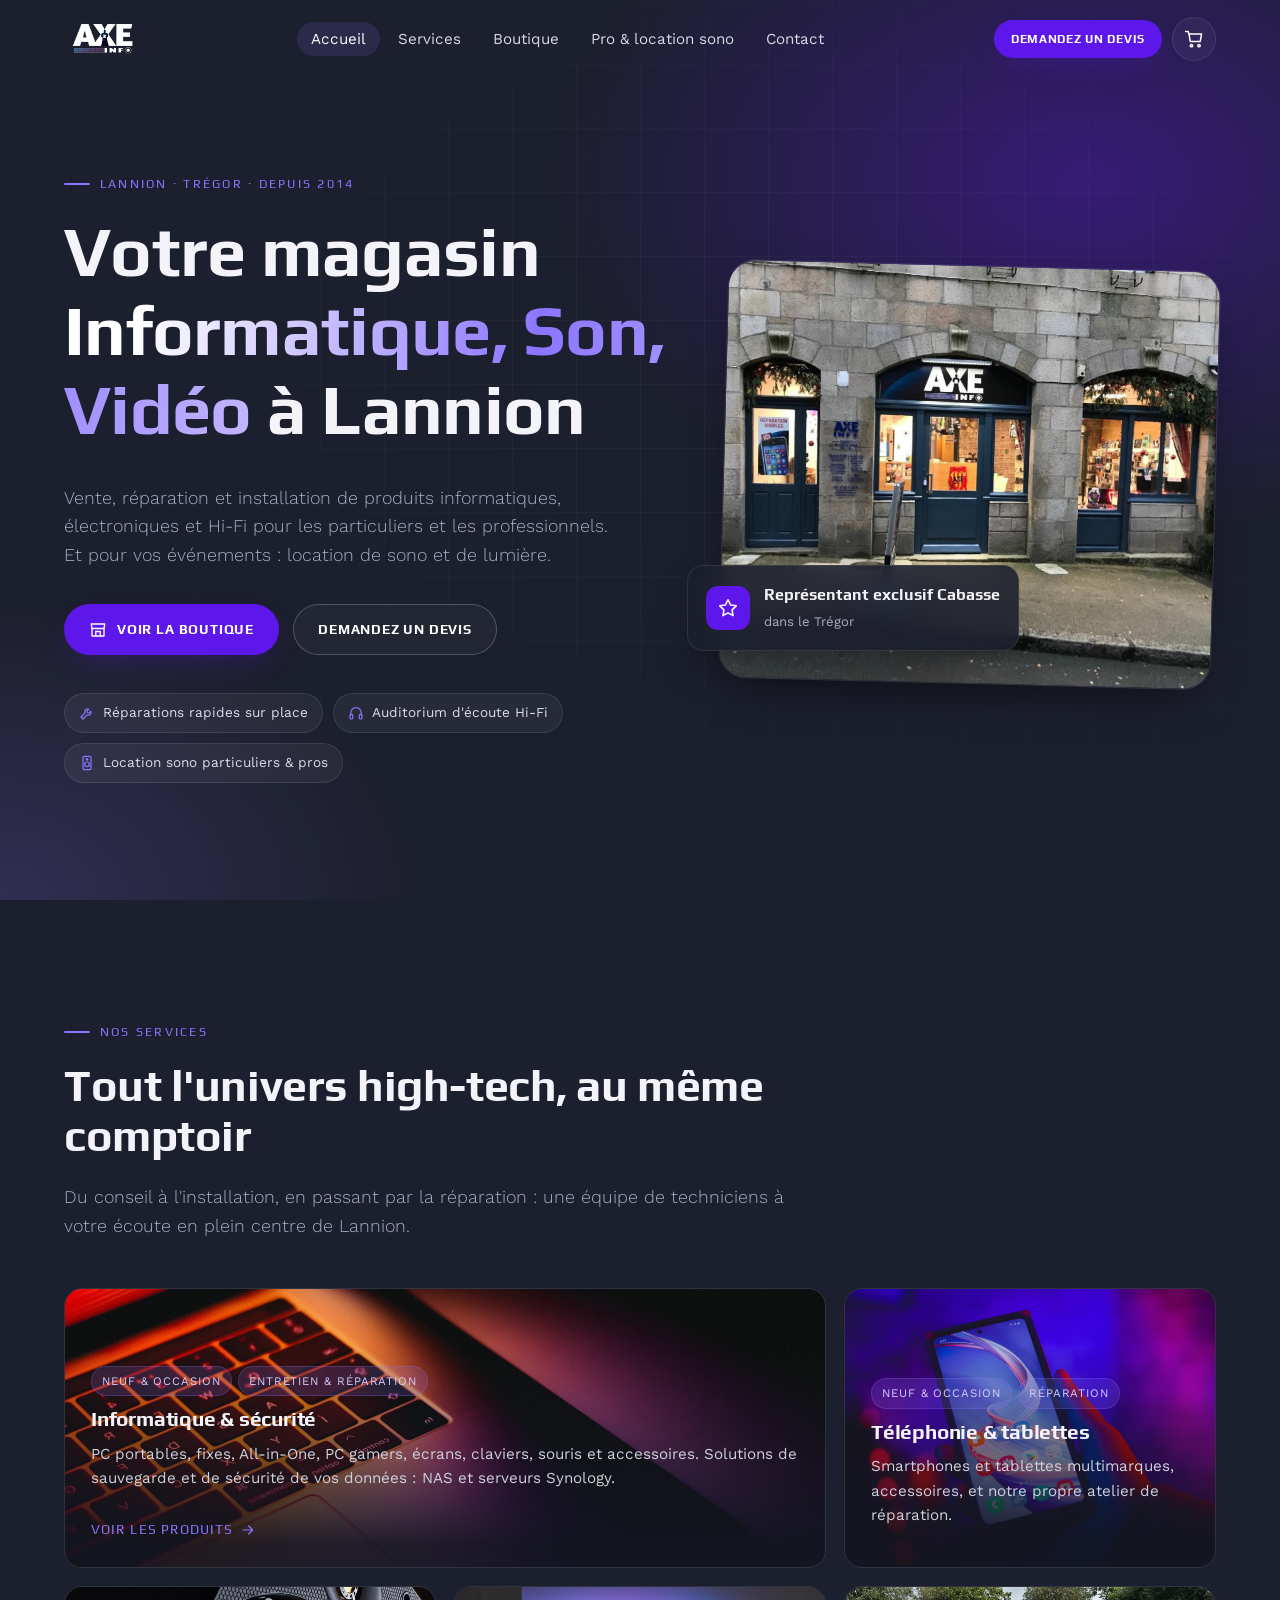
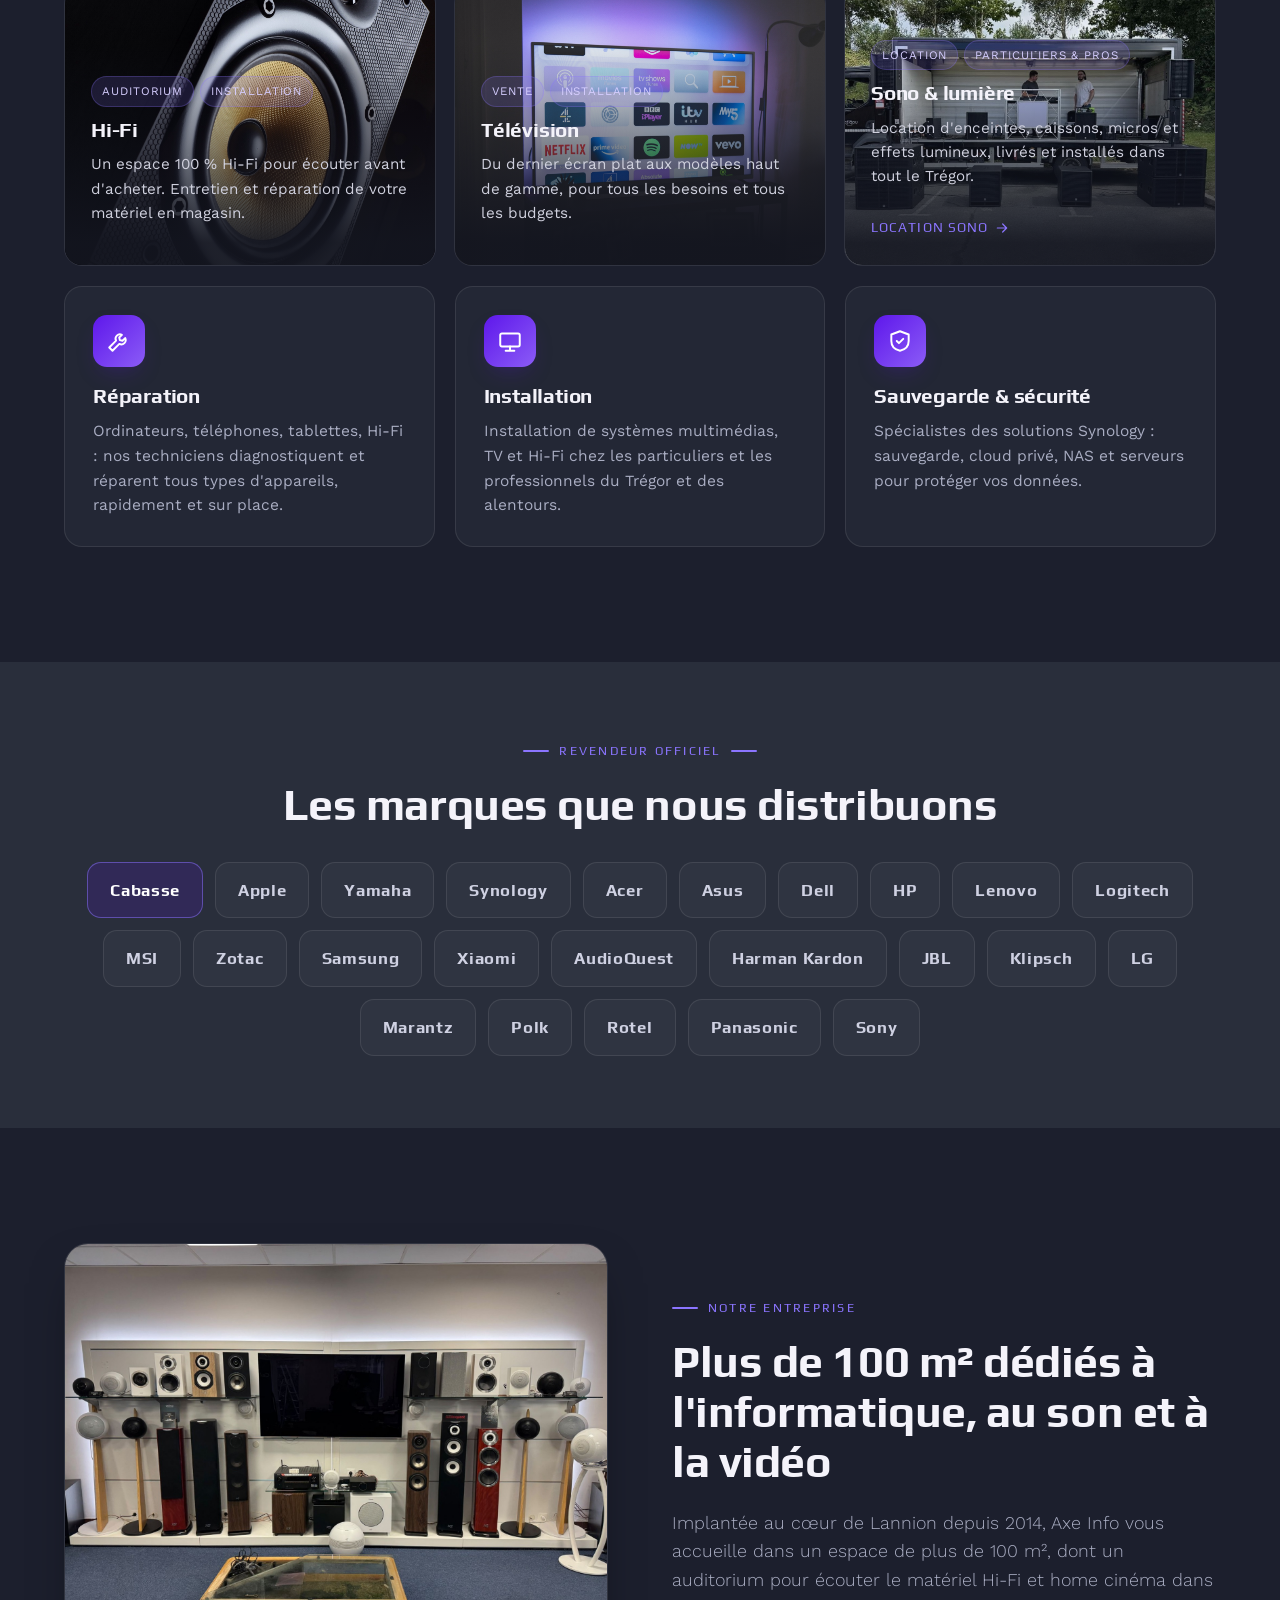
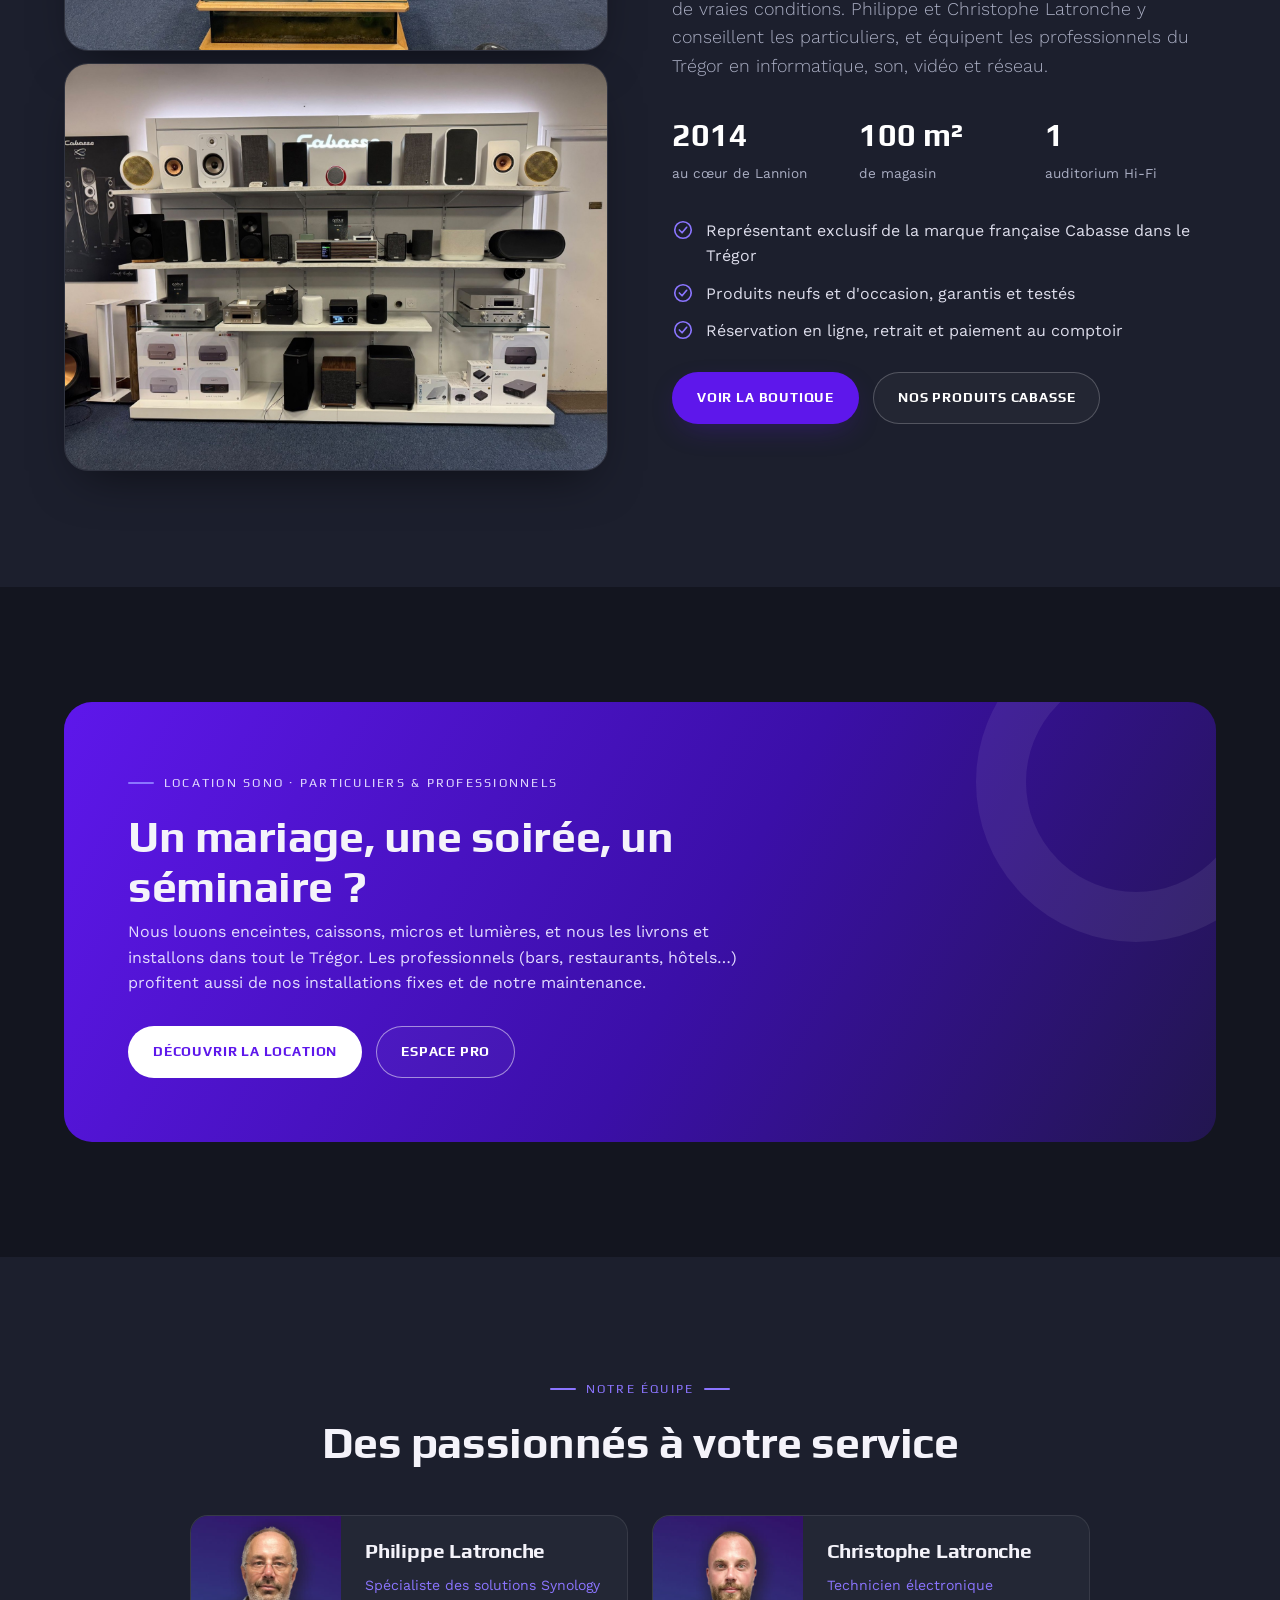
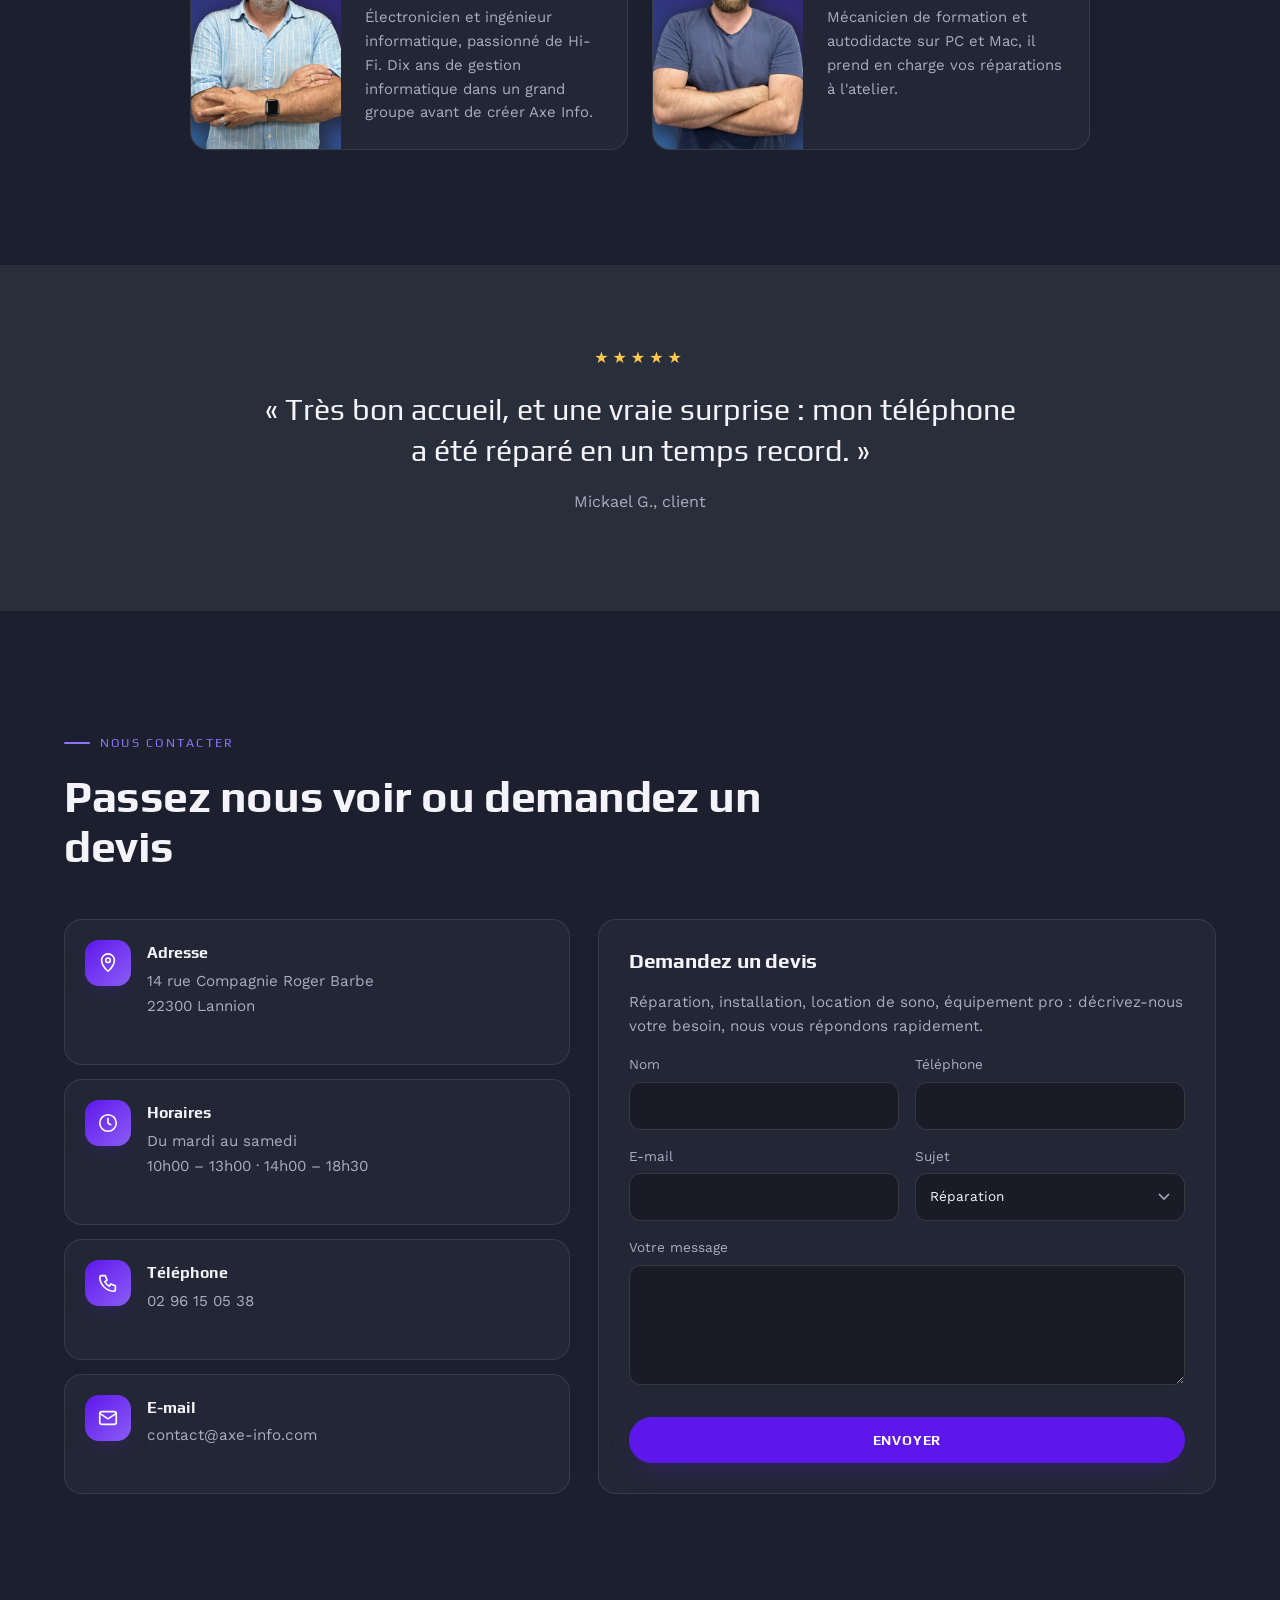
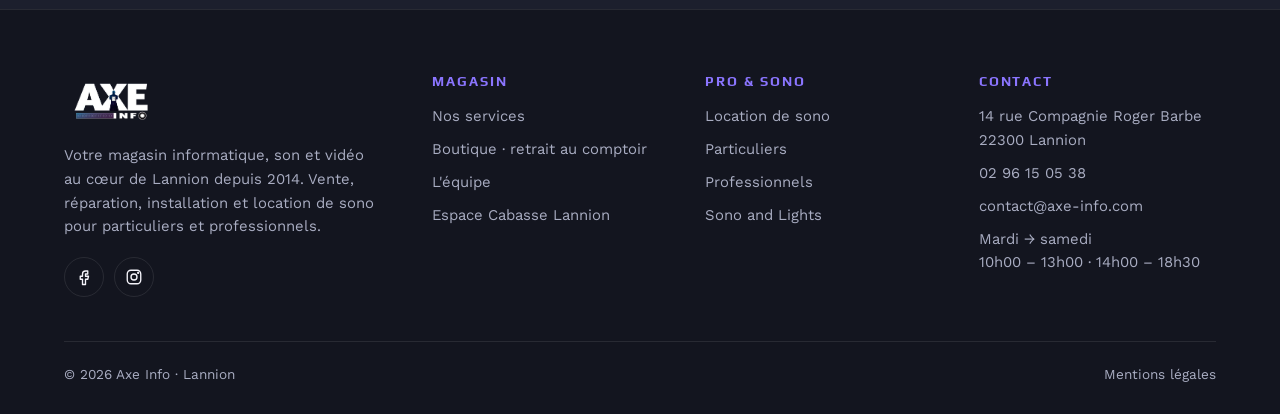
<file: index.html>
<!doctype html>
<html lang="fr">
<head>
  <meta charset="utf-8">
  <meta name="viewport" content="width=device-width, initial-scale=1">
  <link rel="canonical" href="https://axe-info.fr/">
  <title>Axe Info · Magasin informatique, son, vidéo et location de sono à Lannion</title>
  <meta name="description" content="Axe Info, votre magasin informatique, son et vidéo au cœur de Lannion depuis 2014 : vente neuf et occasion, réparation, installation, location de sono pour particuliers et professionnels. Représentant exclusif Cabasse dans le Trégor.">
  <link rel="icon" href="images/logo.png">
  <link rel="preconnect" href="https://fonts.googleapis.com">
  <link rel="preconnect" href="https://fonts.gstatic.com" crossorigin>
  <link href="https://fonts.googleapis.com/css2?family=Play:wght@400;700&family=Work+Sans:wght@300;400;500;600&display=swap" rel="stylesheet">
  <link rel="stylesheet" href="assets/style.css?v=20261125">
  <script type="application/ld+json">
  {"@context":"https://schema.org","@type":"ElectronicsStore","name":"Axe Info","image":"https://www.axe-info.fr/images/devanture.jpg",
   "telephone":"+33296150538","email":"contact@axe-info.com","url":"https://www.axe-info.fr/",
   "address":{"@type":"PostalAddress","streetAddress":"14 rue Compagnie Roger Barbe","postalCode":"22300","addressLocality":"Lannion","addressCountry":"FR"},
   "openingHoursSpecification":[{"@type":"OpeningHoursSpecification","dayOfWeek":["Tuesday","Wednesday","Thursday","Friday","Saturday"],"opens":"10:00","closes":"13:00"},
                                {"@type":"OpeningHoursSpecification","dayOfWeek":["Tuesday","Wednesday","Thursday","Friday","Saturday"],"opens":"14:00","closes":"18:30"}],
   "sameAs":["https://www.facebook.com/axe.info/","https://www.instagram.com/axeinfo/"]}
  </script>
</head>
<body data-page="home">
<header id="site-header"></header>

<main>
  <!-- HERO -->
  <section class="hero">
    <div class="container hero-grid">
      <div>
        <span class="eyebrow">Lannion · Trégor · depuis 2014</span>
        <h1>Votre magasin <span class="grad">Informatique, Son, <span style="white-space:nowrap">Vidéo</span></span> à Lannion</h1>
        <p class="lead">Vente, réparation et installation de produits informatiques, électroniques et Hi-Fi pour les particuliers et les professionnels. Et pour vos événements : location de sono et de lumière.</p>
        <div class="hero-cta">
          <a href="boutique.html" class="btn btn-primary"><i data-icon="store"></i>Voir la boutique</a>
          <a href="#devis" class="btn btn-ghost">Demandez un devis</a>
        </div>
        <div class="hero-badges">
          <span class="chip"><i data-icon="wrench"></i>Réparations rapides sur place</span>
          <span class="chip"><i data-icon="headphones"></i>Auditorium d'écoute Hi-Fi</span>
          <span class="chip"><i data-icon="speaker"></i>Location sono particuliers &amp; pros</span>
        </div>
      </div>
      <div class="hero-visual reveal">
        <div class="photo"><img src="images/devanture.jpg" alt="La devanture du magasin Axe Info à Lannion" width="1600" height="1200"></div>
        <div class="floating">
          <div class="dot"><i data-icon="star"></i></div>
          <div><strong>Représentant exclusif Cabasse</strong><span>dans le Trégor</span></div>
        </div>
      </div>
    </div>
  </section>

  <!-- SERVICES -->
  <section id="services">
    <div class="container">
      <div class="section-head reveal">
        <span class="eyebrow">Nos services</span>
        <h2>Tout l'univers high-tech, au même comptoir</h2>
        <p class="lead">Du conseil à l'installation, en passant par la réparation : une équipe de techniciens à votre écoute en plein centre de Lannion.</p>
      </div>

      <div class="bento">
        <a class="tile w4 reveal" id="informatique" href="boutique.html?cat=Informatique">
          <img src="images/informatique.jpg" alt="Ordinateur portable allumé" loading="lazy">
          <div class="body">
            <div class="tags"><span class="tag">Neuf &amp; occasion</span><span class="tag">Entretien &amp; réparation</span></div>
            <h3 style="margin-top:12px">Informatique &amp; sécurité</h3>
            <p>PC portables, fixes, All-in-One, PC gamers, écrans, claviers, souris et accessoires. Solutions de sauvegarde et de sécurité de vos données : NAS et serveurs Synology.</p>
            <span class="more">Voir les produits <i data-icon="arrow"></i></span>
          </div>
        </a>
        <a class="tile w2 reveal" id="telephonie" href="boutique.html?cat=T%C3%A9l%C3%A9phonie">
          <img src="images/telephonie.jpg" alt="Smartphone" loading="lazy">
          <div class="body">
            <div class="tags"><span class="tag">Neuf &amp; occasion</span><span class="tag">Réparation</span></div>
            <h3 style="margin-top:12px">Téléphonie &amp; tablettes</h3>
            <p>Smartphones et tablettes multimarques, accessoires, et notre propre atelier de réparation.</p>
          </div>
        </a>
        <a class="tile w2 reveal" id="hifi" href="boutique.html?cat=Hi-Fi">
          <img src="images/hifi.jpg" alt="Enceinte Hi-Fi" loading="lazy">
          <div class="body">
            <div class="tags"><span class="tag">Auditorium</span><span class="tag">Installation</span></div>
            <h3 style="margin-top:12px">Hi-Fi</h3>
            <p>Un espace 100 % Hi-Fi pour écouter avant d'acheter. Entretien et réparation de votre matériel en magasin.</p>
          </div>
        </a>
        <a class="tile w2 reveal" id="television" href="boutique.html?cat=T%C3%A9l%C3%A9vision">
          <img src="images/tv.jpg" alt="Téléviseur" loading="lazy">
          <div class="body">
            <div class="tags"><span class="tag">Vente</span><span class="tag">Installation</span></div>
            <h3 style="margin-top:12px">Télévision</h3>
            <p>Du dernier écran plat aux modèles haut de gamme, pour tous les besoins et tous les budgets.</p>
          </div>
        </a>
        <a class="tile w2 reveal" id="sono" href="pro.html#location">
          <img src="images/scene-mobile.jpg" alt="Scène mobile avec sono et lumières" loading="lazy">
          <div class="body">
            <div class="tags"><span class="tag">Location</span><span class="tag">Particuliers &amp; pros</span></div>
            <h3 style="margin-top:12px">Sono &amp; lumière</h3>
            <p>Location d'enceintes, caissons, micros et effets lumineux, livrés et installés dans tout le Trégor.</p>
            <span class="more">Location sono <i data-icon="arrow"></i></span>
          </div>
        </a>
      </div>

      <div class="grid-3" style="margin-top:20px">
        <div class="card feature reveal"><div class="icon-box"><i data-icon="wrench"></i></div><h3>Réparation</h3><p>Ordinateurs, téléphones, tablettes, Hi-Fi : nos techniciens diagnostiquent et réparent tous types d'appareils, rapidement et sur place.</p></div>
        <div class="card feature reveal"><div class="icon-box"><i data-icon="tv"></i></div><h3>Installation</h3><p>Installation de systèmes multimédias, TV et Hi-Fi chez les particuliers et les professionnels du Trégor et des alentours.</p></div>
        <div class="card feature reveal"><div class="icon-box"><i data-icon="shield"></i></div><h3>Sauvegarde &amp; sécurité</h3><p>Spécialistes des solutions Synology : sauvegarde, cloud privé, NAS et serveurs pour protéger vos données.</p></div>
      </div>
    </div>
  </section>

  <!-- MARQUES -->
  <section class="band" style="padding:72px 0">
    <div class="container">
      <div class="section-head center reveal" style="margin-bottom:32px">
        <span class="eyebrow">Revendeur officiel</span>
        <h2>Les marques que nous distribuons</h2>
      </div>
      <div class="brands reveal">
        <span class="brand star">Cabasse</span><span class="brand">Apple</span><span class="brand">Yamaha</span><span class="brand">Synology</span>
        <span class="brand">Acer</span><span class="brand">Asus</span><span class="brand">Dell</span><span class="brand">HP</span><span class="brand">Lenovo</span>
        <span class="brand">Logitech</span><span class="brand">MSI</span><span class="brand">Zotac</span><span class="brand">Samsung</span><span class="brand">Xiaomi</span>
        <span class="brand">AudioQuest</span><span class="brand">Harman Kardon</span><span class="brand">JBL</span><span class="brand">Klipsch</span><span class="brand">LG</span>
        <span class="brand">Marantz</span><span class="brand">Polk</span><span class="brand">Rotel</span><span class="brand">Panasonic</span><span class="brand">Sony</span>
      </div>
    </div>
  </section>

  <!-- ENTREPRISE -->
  <section id="entreprise">
    <div class="container split">
      <div class="media duo reveal"><img src="images/auditorium-1.jpg" alt="L'auditorium Hi-Fi d'Axe Info : enceintes Cabasse, téléviseur et amplificateurs" loading="lazy" width="1600" height="1200"><img src="images/auditorium-2.jpg" alt="Le mur Hi-Fi d'Axe Info : enceintes, amplificateurs et streamers WiiM" loading="lazy" width="1600" height="1200"></div>
      <div class="reveal">
        <span class="eyebrow">Notre entreprise</span>
        <h2>Plus de 100 m² dédiés à l'informatique, au son et à la vidéo</h2>
        <p class="lead">Implantée au cœur de Lannion depuis 2014, Axe Info vous accueille dans un espace de plus de 100 m², dont un auditorium pour écouter le matériel Hi-Fi et home cinéma dans de vraies conditions. Philippe et Christophe Latronche y conseillent les particuliers, et équipent les professionnels du Trégor en informatique, son, vidéo et réseau.</p>
        <div class="stats">
          <div class="stat"><strong>2014</strong><span>au cœur de Lannion</span></div>
          <div class="stat"><strong>100 m²</strong><span>de magasin</span></div>
          <div class="stat"><strong>1</strong><span>auditorium Hi-Fi</span></div>
        </div>
        <ul class="checks">
          <li><i data-icon="check"></i>Représentant exclusif de la marque française Cabasse dans le Trégor</li>
          <li><i data-icon="check"></i>Produits neufs et d'occasion, garantis et testés</li>
          <li><i data-icon="check"></i>Réservation en ligne, retrait et paiement au comptoir</li>
        </ul>
        <div class="hero-cta">
          <a href="boutique.html" class="btn btn-primary">Voir la boutique</a>
          <a href="https://www.cabasse-lannion.com/" target="_blank" rel="noopener" class="btn btn-ghost">Nos produits Cabasse</a>
        </div>
      </div>
    </div>
  </section>

  <!-- PRO / SONO TEASER -->
  <section class="band-dark">
    <div class="container">
      <div class="cta-band reveal">
        <div style="max-width:640px">
          <span class="eyebrow" style="color:#e2dbff">Location sono · particuliers &amp; professionnels</span>
          <h2>Un mariage, une soirée, un séminaire ?</h2>
          <p>Nous louons enceintes, caissons, micros et lumières, et nous les livrons et installons dans tout le Trégor. Les professionnels (bars, restaurants, hôtels…) profitent aussi de nos installations fixes et de notre maintenance.</p>
        </div>
        <div class="hero-cta">
          <a href="pro.html#location" class="btn btn-white">Découvrir la location</a>
          <a href="pro.html#professionnels" class="btn btn-ghost">Espace pro</a>
        </div>
      </div>
    </div>
  </section>

  <!-- EQUIPE -->
  <section id="equipe">
    <div class="container">
      <div class="section-head center reveal">
        <span class="eyebrow">Notre équipe</span>
        <h2>Des passionnés à votre service</h2>
      </div>
      <div class="team">
        <article class="card member reveal">
          <img src="images/philippe.jpg" alt="Philippe Latronche" loading="lazy">
          <div class="body">
            <h3>Philippe Latronche</h3>
            <span class="role">Spécialiste des solutions Synology</span>
            <p>Électronicien et ingénieur informatique, passionné de Hi-Fi. Dix ans de gestion informatique dans un grand groupe avant de créer Axe Info.</p>
          </div>
        </article>
        <article class="card member reveal">
          <img src="images/christophe.jpg" alt="Christophe Latronche" loading="lazy">
          <div class="body">
            <h3>Christophe Latronche</h3>
            <span class="role">Technicien électronique</span>
            <p>Mécanicien de formation et autodidacte sur PC et Mac, il prend en charge vos réparations à l'atelier.</p>
          </div>
        </article>
      </div>
    </div>
  </section>

  <!-- TEMOIGNAGE -->
  <section class="band" style="padding:80px 0">
    <div class="container quote reveal">
      <div class="stars">★★★★★</div>
      <blockquote>« Très bon accueil, et une vraie surprise : mon téléphone a été réparé en un temps record. »</blockquote>
      <p class="muted">Mickael G., client</p>
    </div>
  </section>

  <!-- DEVIS + CONTACT -->
  <section id="contact">
    <div class="container">
      <div class="section-head reveal">
        <span class="eyebrow">Nous contacter</span>
        <h2>Passez nous voir ou demandez un devis</h2>
      </div>
      <div class="contact-grid">
        <div class="info-list reveal">
          <div class="card info"><div class="icon-box"><i data-icon="pin"></i></div><div><strong>Adresse</strong><span>14 rue Compagnie Roger Barbe<br>22300 Lannion</span></div></div>
          <div class="card info"><div class="icon-box"><i data-icon="clock"></i></div><div><strong>Horaires</strong><span>Du mardi au samedi<br>10h00 – 13h00 · 14h00 – 18h30</span></div></div>
          <div class="card info"><div class="icon-box"><i data-icon="phone"></i></div><div><strong>Téléphone</strong><a href="tel:+33296150538">02 96 15 05 38</a></div></div>
          <div class="card info"><div class="icon-box"><i data-icon="mail"></i></div><div><strong>E-mail</strong><a href="mailto:contact@axe-info.com">contact@axe-info.com</a></div></div>
        </div>
        <form class="card form reveal" id="devis" novalidate>
          <h3 style="margin:0">Demandez un devis</h3>
          <p class="muted" style="margin:0;font-size:.95rem">Réparation, installation, location de sono, équipement pro : décrivez-nous votre besoin, nous vous répondons rapidement.</p>
          <div class="form-row">
            <label class="field">Nom<input class="input" name="name" required autocomplete="name"></label>
            <label class="field">Téléphone<input class="input" name="phone" type="tel" autocomplete="tel"></label>
          </div>
          <div class="form-row">
            <label class="field">E-mail<input class="input" name="email" type="email" required autocomplete="email"></label>
            <label class="field">Sujet
              <select class="input" name="subject">
                <option>Réparation</option><option>Installation</option><option>Location de sono</option><option>Équipement professionnel</option><option>Autre</option>
              </select>
            </label>
          </div>
          <label class="field">Votre message<textarea class="input" name="message" required></textarea></label>
          <input type="text" name="website" tabindex="-1" autocomplete="off" style="position:absolute;left:-9999px" aria-hidden="true">
          <div id="devis-msg"></div>
          <button class="btn btn-primary" type="submit">Envoyer</button>
        </form>
      </div>
    </div>
  </section>
</main>

<footer id="site-footer"></footer>
<script src="assets/site.js?v=20261125"></script>
<script src="assets/contact.js?v=20261125"></script>
</body>
</html>
</file>
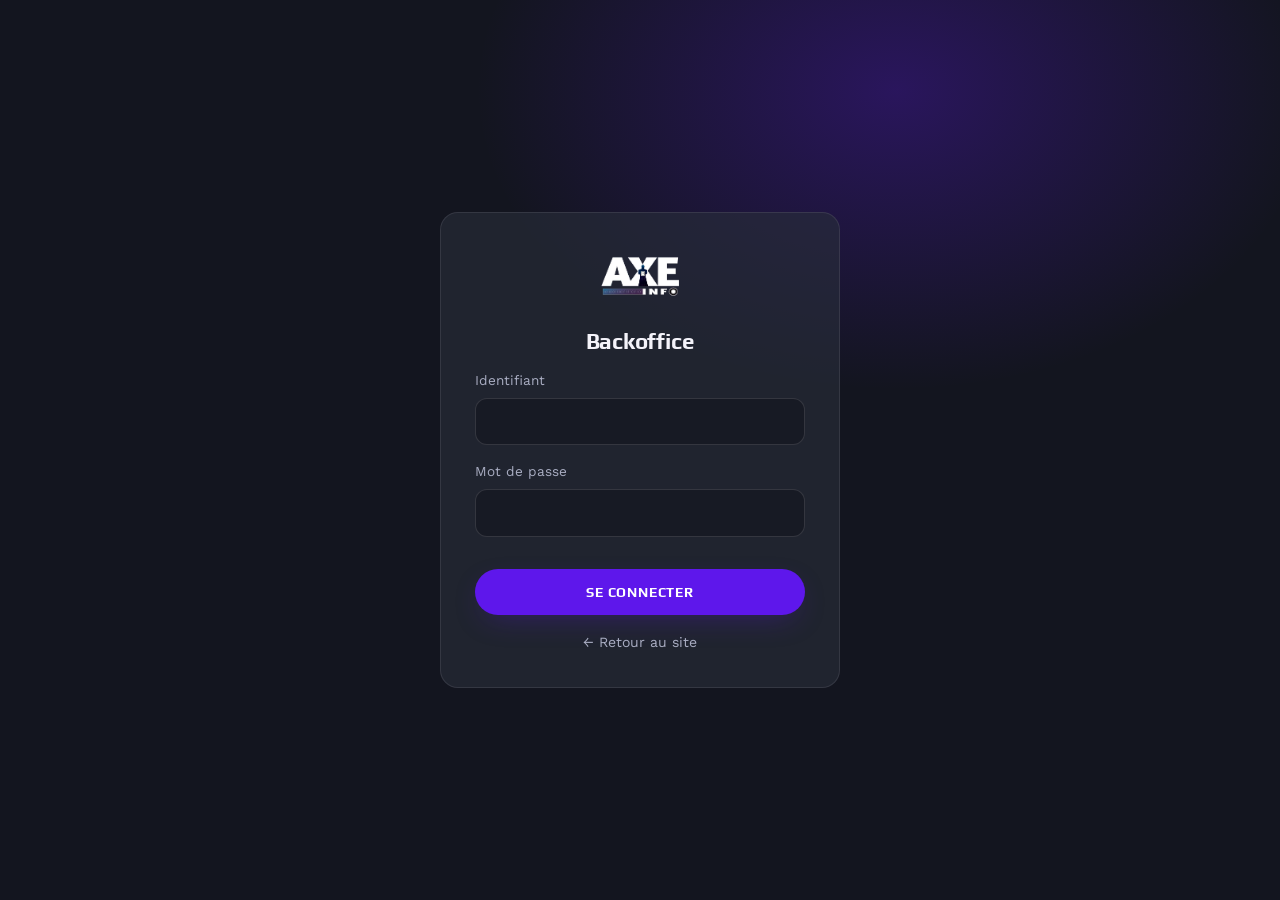
<file: admin/index.html>
<!doctype html>
<html lang="fr">
<head>
  <meta charset="utf-8">
  <meta name="viewport" content="width=device-width, initial-scale=1">
  <meta name="robots" content="noindex, nofollow">
  <title>Backoffice · Axe Info</title>
  <link rel="icon" href="../images/logo.png">
  <link rel="preconnect" href="https://fonts.googleapis.com">
  <link rel="preconnect" href="https://fonts.gstatic.com" crossorigin>
  <link href="https://fonts.googleapis.com/css2?family=Play:wght@400;700&family=Work+Sans:wght@300;400;500;600&display=swap" rel="stylesheet">
  <link rel="stylesheet" href="../assets/style.css?v=20261125">
  <style>
    body { background: var(--night-900); }
    .login { min-height: 100svh; display: grid; place-items: center; padding: 20px;
      background: radial-gradient(700px 500px at 70% 10%, rgba(94,23,235,.3), transparent 60%), var(--night-900); }
    .login .card { width: min(400px, 100%); padding: 34px; display: grid; gap: 16px; }
    .login img { height: 60px; width: auto; margin: 0 auto 6px; }

    .app { display: grid; grid-template-columns: 240px 1fr; min-height: 100svh; }
    .side { background: var(--night-800); border-right: 1px solid var(--line); padding: 22px 16px; display: flex; flex-direction: column; gap: 6px; position: sticky; top: 0; height: 100svh; }
    .side img { height: 44px; width: auto; margin: 0 8px 24px; align-self: flex-start; }
    .app > div { min-width: 0; }
    .side button, .side a.navl { display: flex; align-items: center; gap: 12px; font: inherit; color: #cfd0dd; background: none; border: 0; border-radius: 12px; padding: 11px 12px; cursor: pointer; text-align: left; width: 100%; }
    .side button svg, .side a.navl svg { width: 20px; height: 20px; }
    .side button:hover, .side a.navl:hover { background: rgba(255,255,255,.05); color: #fff; }
    .side button.active { background: rgba(139,117,255,.18); color: #fff; }
    .side .pill { margin-left: auto; background: var(--violet); color: #fff; border-radius: 999px; font-size: .72rem; padding: 2px 8px; }
    .side .grow { flex: 1; }
    .main { padding: 28px clamp(16px, 3vw, 40px) 60px; min-width: 0; }
    .topbar { display: flex; justify-content: space-between; align-items: center; gap: 16px; flex-wrap: wrap; margin-bottom: 22px; }
    .topbar h1 { font-size: 1.8rem; margin: 0; }
    .kpis { display: grid; grid-template-columns: repeat(4, 1fr); gap: 14px; margin-bottom: 22px; }
    .kpi { padding: 18px; }
    .kpi span { color: var(--muted); font-size: .85rem; }
    .kpi strong { display: block; font-family: var(--font-title); font-size: 1.7rem; }
    @media (max-width: 900px) { .kpis { grid-template-columns: 1fr 1fr; } }

    .table-wrap { overflow-x: auto; border-radius: var(--radius); border: 1px solid var(--line); background: var(--night-800); }
    table { width: 100%; border-collapse: collapse; font-size: .93rem; }
    th, td { text-align: left; padding: 12px 14px; border-bottom: 1px solid var(--line); vertical-align: middle; }
    th { font-family: var(--font-title); font-weight: 400; font-size: .76rem; text-transform: uppercase; letter-spacing: .1em; color: var(--muted); background: rgba(255,255,255,.02); white-space: nowrap; }
    tr:last-child td { border-bottom: 0; }
    tbody tr:hover { background: rgba(255,255,255,.025); }
    td.thumbc img, td.thumbc .ph { width: 52px; height: 52px; border-radius: 10px; object-fit: contain; background: #f4f4f8; }
    td.thumbc .ph { background: var(--night-600); }
    .pname { font-weight: 600; }
    .psub { color: var(--muted); font-size: .82rem; }
    .num { white-space: nowrap; font-variant-numeric: tabular-nums; }
    .row-actions { display: flex; gap: 6px; justify-content: flex-end; }
    .mini { padding: 7px 12px; border-radius: 9px; border: 1px solid var(--line); background: rgba(255,255,255,.04); color: #fff; font: inherit; font-size: .82rem; cursor: pointer; white-space: nowrap; }
    .mini:hover { border-color: var(--violet-soft); }
    .mini.danger:hover { border-color: var(--danger); color: var(--danger); }
    .switch { position: relative; width: 40px; height: 22px; display: inline-block; flex: none; }
    .switch input { opacity: 0; width: 0; height: 0; }
    .switch span { position: absolute; inset: 0; border-radius: 999px; background: var(--night-600); cursor: pointer; transition: background .2s; }
    .switch span::after { content: ""; position: absolute; width: 16px; height: 16px; left: 3px; top: 3px; border-radius: 50%; background: #fff; transition: transform .2s; }
    .switch input:checked + span { background: var(--violet); }
    .switch input:checked + span::after { transform: translateX(18px); }
    .stock-pill { font-size: .8rem; padding: 3px 9px; border-radius: 999px; background: rgba(60,207,142,.14); color: #9ff0c9; }
    .stock-pill.low { background: rgba(255,181,71,.14); color: #ffd69a; }
    .stock-pill.out { background: rgba(255,92,122,.14); color: #ffb3c1; }

    /* Éditeur produit */
    .editor { width: min(860px, 100%); }
    .editor .grid { display: grid; grid-template-columns: 240px 1fr; gap: 24px; padding: 28px; }
    @media (max-width: 760px) { .editor .grid { grid-template-columns: 1fr; } }
    .drop { aspect-ratio: 1; border-radius: 16px; border: 2px dashed rgba(255,255,255,.18); display: grid; place-items: center; text-align: center; color: var(--muted); cursor: pointer; overflow: hidden; background: rgba(255,255,255,.02); position: relative; font-size: .88rem; padding: 12px; }
    .drop.has { border-style: solid; background: #f4f4f8; padding: 0; }
    .drop img { width: 100%; height: 100%; object-fit: contain; }
    .drop.drag { border-color: var(--violet-soft); background: rgba(139,117,255,.08); }
    .editor .fields { display: grid; gap: 14px; }
    .form-row3 { display: grid; grid-template-columns: 1fr 1fr 1fr; gap: 14px; }
    @media (max-width: 620px) { .form-row3 { grid-template-columns: 1fr 1fr; } }
    .toggles { display: flex; gap: 22px; flex-wrap: wrap; }
    .toggles label { display: flex; align-items: center; gap: 10px; font-size: .92rem; cursor: pointer; }
    .editor footer { display: flex; justify-content: space-between; gap: 10px; padding: 18px 28px; border-top: 1px solid var(--line); flex-wrap: wrap; }

    /* Réservations */
    .res { padding: 20px; display: grid; gap: 12px; margin-bottom: 14px; }
    .res-head { display: flex; justify-content: space-between; gap: 12px; flex-wrap: wrap; align-items: center; }
    .res-head h3 { margin: 0; font-size: 1.15rem; }
    .status { font-size: .78rem; font-weight: 600; text-transform: uppercase; letter-spacing: .06em; padding: 4px 10px; border-radius: 999px; }
    .st-nouvelle { background: rgba(94,23,235,.25); color: #d6ceff; }
    .st-prete { background: rgba(255,181,71,.18); color: #ffd69a; }
    .st-retiree { background: rgba(60,207,142,.16); color: #9ff0c9; }
    .st-annulee { background: rgba(255,92,122,.16); color: #ffb3c1; }
    .res ul { margin: 0; padding-left: 18px; color: #dcdcea; font-size: .93rem; }
    .res .meta { display: flex; gap: 18px; flex-wrap: wrap; font-size: .9rem; color: var(--muted); }
    .res .meta a { color: #fff; }
    .filters { display: flex; gap: 8px; flex-wrap: wrap; margin-bottom: 16px; }
    .filters button { font: inherit; font-size: .88rem; padding: 7px 14px; border-radius: 999px; border: 1px solid var(--line); background: transparent; color: #dcdcea; cursor: pointer; }
    .filters button.active { background: var(--violet); border-color: var(--violet); color: #fff; }
    .msg { padding: 18px 20px; margin-bottom: 12px; }
    .msg.unread { border-color: rgba(139,117,255,.5); }
    .msg p { white-space: pre-line; margin: 10px 0 0; color: #dcdcea; }

    .mobile-top { display: none; }
    @media (max-width: 900px) {
      .app { grid-template-columns: 1fr; }
      .side { position: fixed; z-index: 70; left: 0; width: 260px; transform: translateX(-100%); transition: transform .3s; }
      .side.open { transform: none; box-shadow: var(--shadow); }
      .mobile-top { display: flex; justify-content: space-between; align-items: center; padding: 12px 16px; border-bottom: 1px solid var(--line); background: var(--night-800); position: sticky; top: 0; z-index: 60; }
      .mobile-top img { height: 36px; width: auto; }
      .hide-sm { display: none; }
    }
  </style>
</head>
<body data-page="admin">

<!-- Connexion -->
<div class="login" id="login" hidden>
  <form class="card" id="login-form">
    <img src="../images/logo.png" alt="Axe Info">
    <h2 style="text-align:center;font-size:1.4rem;margin:0">Backoffice</h2>
    <label class="field">Identifiant<input class="input" type="text" name="user" autocomplete="username" autocapitalize="characters" required autofocus></label>
    <label class="field">Mot de passe<input class="input" type="password" name="password" autocomplete="current-password" required></label>
    <div id="login-msg"></div>
    <button class="btn btn-primary" type="submit">Se connecter</button>
    <a href="../index.html" class="muted" style="text-align:center;font-size:.88rem">← Retour au site</a>
  </form>
</div>

<!-- Application -->
<div class="app" id="app" hidden>
  <aside class="side" id="side">
    <img src="../images/logo.png" alt="Axe Info">
    <button data-view="products" class="active"><i data-icon="box"></i>Catalogue</button>
    <button data-view="reservations"><i data-icon="cart"></i>Réservations<span class="pill" id="pill-res" hidden></span></button>
    <button data-view="messages"><i data-icon="mail"></i>Demandes de devis<span class="pill" id="pill-msg" hidden></span></button>
    <div class="grow"></div>
    <a class="navl" href="../boutique.html" target="_blank"><i data-icon="store"></i>Voir la boutique</a>
    <button id="logout"><i data-icon="arrow"></i>Se déconnecter</button>
  </aside>

  <div>
    <div class="mobile-top"><img src="../images/logo.png" alt="Axe Info"><button class="burger" id="side-toggle" style="display:grid" aria-label="Menu"><i data-icon="menu"></i></button></div>
    <main class="main">

      <!-- Catalogue -->
      <section id="view-products" style="padding:0">
        <div class="topbar">
          <h1>Catalogue</h1>
          <button class="btn btn-primary" id="new-product"><i data-icon="plus"></i>Ajouter un article</button>
        </div>
        <div class="kpis" id="kpis"></div>
        <div class="toolbar">
          <label class="search"><i data-icon="search"></i><input class="input" id="pq" type="search" placeholder="Rechercher par nom, marque, catégorie…"></label>
          <select class="input" id="pcat"><option value="">Toutes les catégories</option></select>
          <select class="input" id="pfilter">
            <option value="">Tous les articles</option><option value="visible">En ligne</option><option value="hidden">Masqués</option><option value="out">En rupture</option><option value="promo">En promotion</option>
          </select>
        </div>
        <div class="table-wrap">
          <table>
            <thead><tr><th></th><th>Article</th><th class="hide-sm">Catégorie</th><th>Prix</th><th>Stock</th><th>En ligne</th><th></th></tr></thead>
            <tbody id="ptable"></tbody>
          </table>
        </div>
      </section>

      <!-- Réservations -->
      <section id="view-reservations" style="padding:0" hidden>
        <div class="topbar"><h1>Réservations</h1><span class="muted">Retrait et paiement au comptoir</span></div>
        <div class="filters" id="rfilters"></div>
        <div id="rlist"></div>
      </section>

      <!-- Messages -->
      <section id="view-messages" style="padding:0" hidden>
        <div class="topbar"><h1>Demandes de devis</h1></div>
        <div id="mlist"></div>
      </section>
    </main>
  </div>
</div>

<!-- Éditeur -->
<div class="overlay" id="ed-overlay"></div>
<div class="modal" id="editor" role="dialog" aria-modal="true" aria-label="Article">
  <form class="panel editor" id="ed-form" novalidate>
    <header style="display:flex;justify-content:space-between;align-items:center;padding:22px 28px;border-bottom:1px solid var(--line)">
      <h3 style="margin:0" id="ed-title">Nouvel article</h3>
      <button type="button" class="icon-btn" id="ed-close" aria-label="Fermer"><i data-icon="close"></i></button>
    </header>
    <div class="grid">
      <div>
        <div class="drop" id="drop" tabindex="0">Glissez une photo ici<br>ou cliquez pour choisir</div>
        <input type="file" id="file" accept="image/jpeg,image/png,image/webp" hidden>
        <div style="display:flex;gap:8px;margin-top:10px">
          <button type="button" class="mini" id="img-change" style="flex:1">Changer la photo</button>
          <button type="button" class="mini danger" id="img-remove">Retirer</button>
        </div>
        <p class="form-note" style="margin-top:8px">Les photos sont redimensionnées automatiquement (1200 px max).</p>
      </div>
      <div class="fields">
        <input type="hidden" name="id">
        <input type="hidden" name="image">
        <label class="field">Nom de l'article *<input class="input" name="name" required maxlength="160"></label>
        <div class="form-row">
          <label class="field">Marque<input class="input" name="brand" maxlength="60" list="brands"></label>
          <label class="field">Catégorie *<input class="input" name="category" required maxlength="60" list="cats" placeholder="Informatique, Hi-Fi…"></label>
        </div>
        <div class="form-row3">
          <label class="field">Prix TTC (€) *<input class="input" name="price" type="number" min="0" step="0.01" required></label>
          <label class="field">Prix promo (€)<input class="input" name="promo_price" type="number" min="0" step="0.01" placeholder="facultatif"></label>
          <label class="field">Stock<input class="input" name="stock" type="number" min="0" step="1" value="1"></label>
        </div>
        <label class="field">État
          <select class="input" name="condition"><option value="neuf">Neuf</option><option value="occasion">Occasion / reconditionné</option></select>
        </label>
        <label class="field">Description<textarea class="input" name="description" maxlength="4000" placeholder="Caractéristiques, garantie, conseils…"></textarea></label>
        <div class="toggles">
          <label><span class="switch"><input type="checkbox" name="visible" checked><span></span></span>Visible en boutique</label>
          <label><span class="switch"><input type="checkbox" name="featured"><span></span></span>Mettre en avant</label>
        </div>
        <div id="ed-msg"></div>
      </div>
    </div>
    <footer>
      <button type="button" class="btn btn-ghost btn-sm" id="ed-delete" style="border-color:rgba(255,92,122,.4);color:#ffb3c1">Supprimer</button>
      <div style="display:flex;gap:10px;margin-left:auto">
        <button type="button" class="btn btn-ghost btn-sm" id="ed-cancel">Annuler</button>
        <button type="submit" class="btn btn-primary btn-sm" id="ed-save">Enregistrer</button>
      </div>
    </footer>
  </form>
</div>
<datalist id="cats"></datalist>
<datalist id="brands"></datalist>

<script src="../assets/site.js?v=20261125"></script>
<script src="admin.js?v=2"></script>
</body>
</html>
</file>
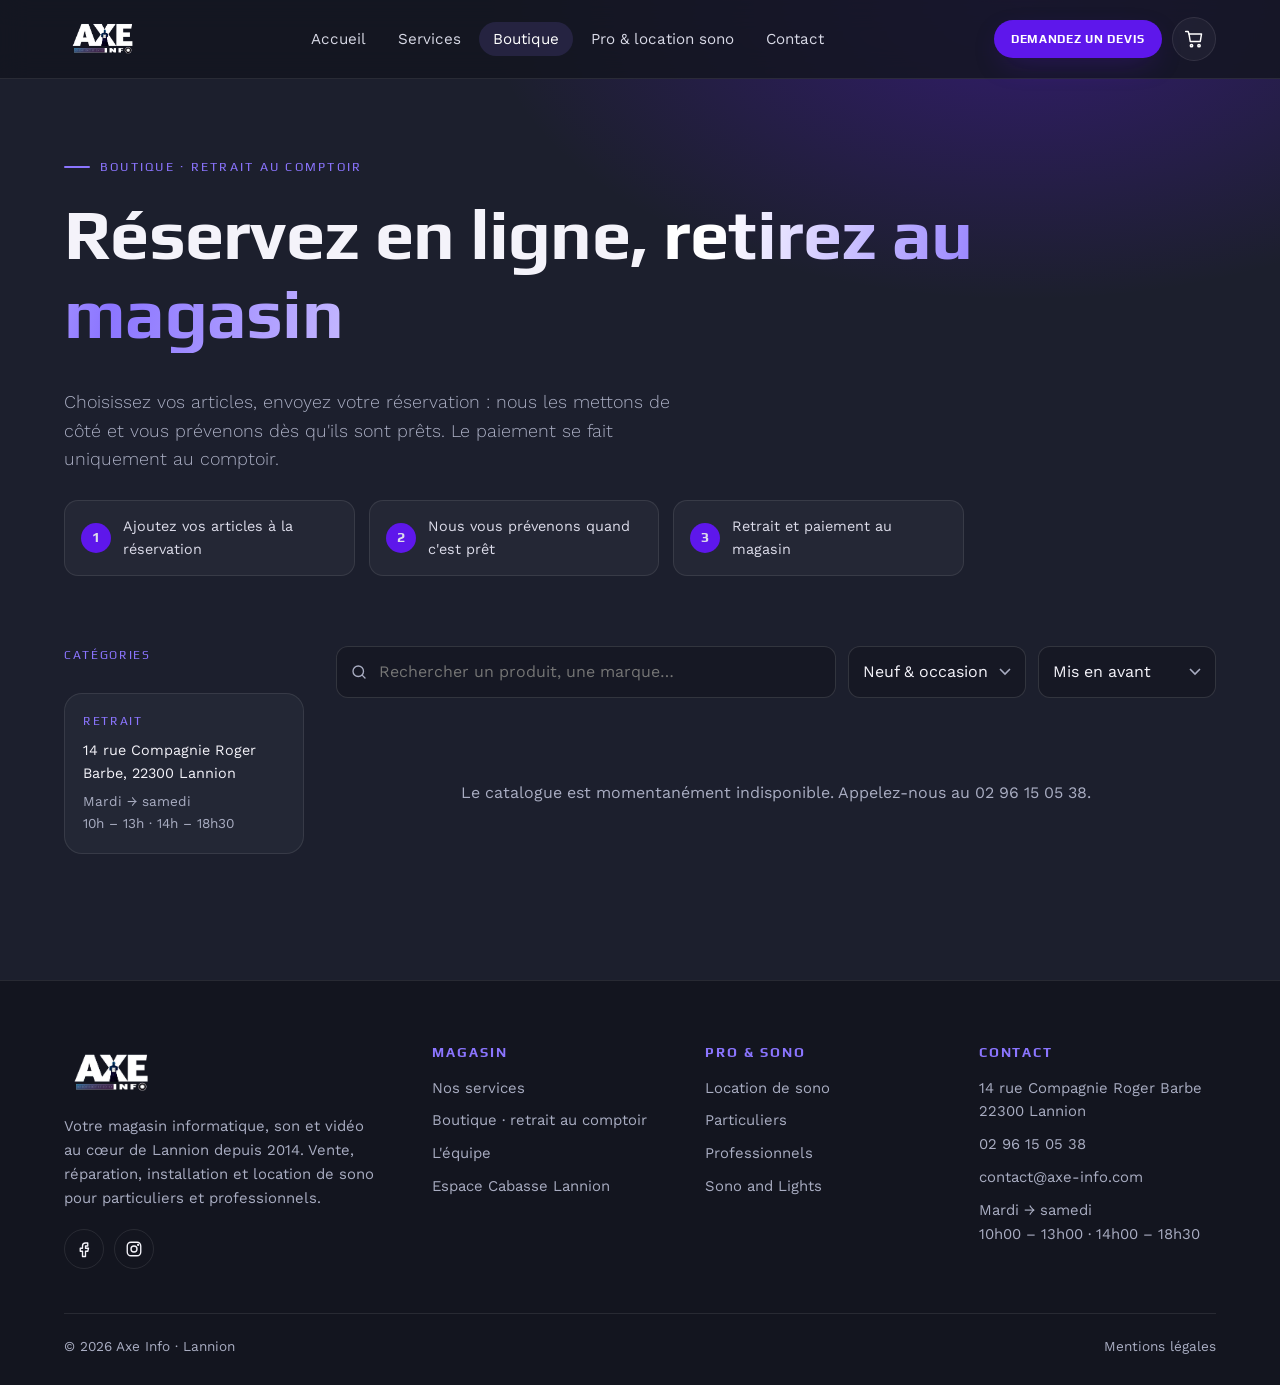
<file: boutique.html>
<!doctype html>
<html lang="fr">
<head>
  <meta charset="utf-8">
  <meta name="viewport" content="width=device-width, initial-scale=1">
  <link rel="canonical" href="https://axe-info.fr/boutique.html">
  <title>Boutique · Réservez en ligne, retirez au magasin · Axe Info Lannion</title>
  <meta name="description" content="Réservez en ligne vos produits informatiques, Hi-Fi, téléphonie et TV, et retirez-les au magasin Axe Info à Lannion. Paiement au comptoir, aucun paiement en ligne.">
  <link rel="icon" href="images/logo.png">
  <link rel="preconnect" href="https://fonts.googleapis.com">
  <link rel="preconnect" href="https://fonts.gstatic.com" crossorigin>
  <link href="https://fonts.googleapis.com/css2?family=Play:wght@400;700&family=Work+Sans:wght@300;400;500;600&display=swap" rel="stylesheet">
  <link rel="stylesheet" href="assets/style.css?v=20261125">
</head>
<body data-page="boutique">
<header id="site-header" data-solid></header>

<main>
  <section class="page-hero" style="padding-bottom:50px">
    <div class="container">
      <span class="eyebrow">Boutique · retrait au comptoir</span>
      <h1>Réservez en ligne, <span class="grad">retirez au magasin</span></h1>
      <p class="lead" style="max-width:640px">Choisissez vos articles, envoyez votre réservation : nous les mettons de côté et vous prévenons dès qu'ils sont prêts. Le paiement se fait uniquement au comptoir.</p>
      <div class="shop-steps">
        <div class="shop-step"><b>1</b>Ajoutez vos articles à la réservation</div>
        <div class="shop-step"><b>2</b>Nous vous prévenons quand c'est prêt</div>
        <div class="shop-step"><b>3</b>Retrait et paiement au magasin</div>
      </div>
    </div>
  </section>

  <section style="padding-top:20px">
    <div class="container shop-layout">
      <aside class="shop-side">
        <div>
          <div class="side-title">Catégories</div>
          <div class="cat-list" id="cat-list"></div>
        </div>
        <div class="card" style="padding:18px">
          <div class="side-title">Retrait</div>
          <p style="font-size:.9rem;margin:0 0 6px">14 rue Compagnie Roger Barbe, 22300 Lannion</p>
          <p class="muted" style="font-size:.85rem;margin:0">Mardi → samedi<br>10h – 13h · 14h – 18h30</p>
        </div>
      </aside>

      <div>
        <div class="cat-pills" id="cat-pills"></div>
        <div class="toolbar">
          <label class="search"><i data-icon="search"></i><input class="input" id="q" type="search" placeholder="Rechercher un produit, une marque…" aria-label="Rechercher"></label>
          <select class="input" id="cond" aria-label="État">
            <option value="">Neuf &amp; occasion</option><option value="neuf">Neuf</option><option value="occasion">Occasion</option>
          </select>
          <select class="input" id="sort" aria-label="Trier">
            <option value="featured">Mis en avant</option><option value="price-asc">Prix croissant</option><option value="price-desc">Prix décroissant</option><option value="name">Nom A → Z</option>
          </select>
        </div>
        <div class="result-count" id="count"></div>
        <div class="products" id="products"><div class="empty">Chargement du catalogue…</div></div>
      </div>
    </div>
  </section>
</main>

<div class="overlay" id="pm-overlay"></div>
<div class="modal" id="pm" role="dialog" aria-modal="true" aria-label="Détail du produit"><div class="panel" id="pm-panel"></div></div>

<footer id="site-footer"></footer>
<script src="assets/site.js?v=20261125"></script>
<script src="assets/shop.js?v=20261125"></script>
</body>
</html>
</file>
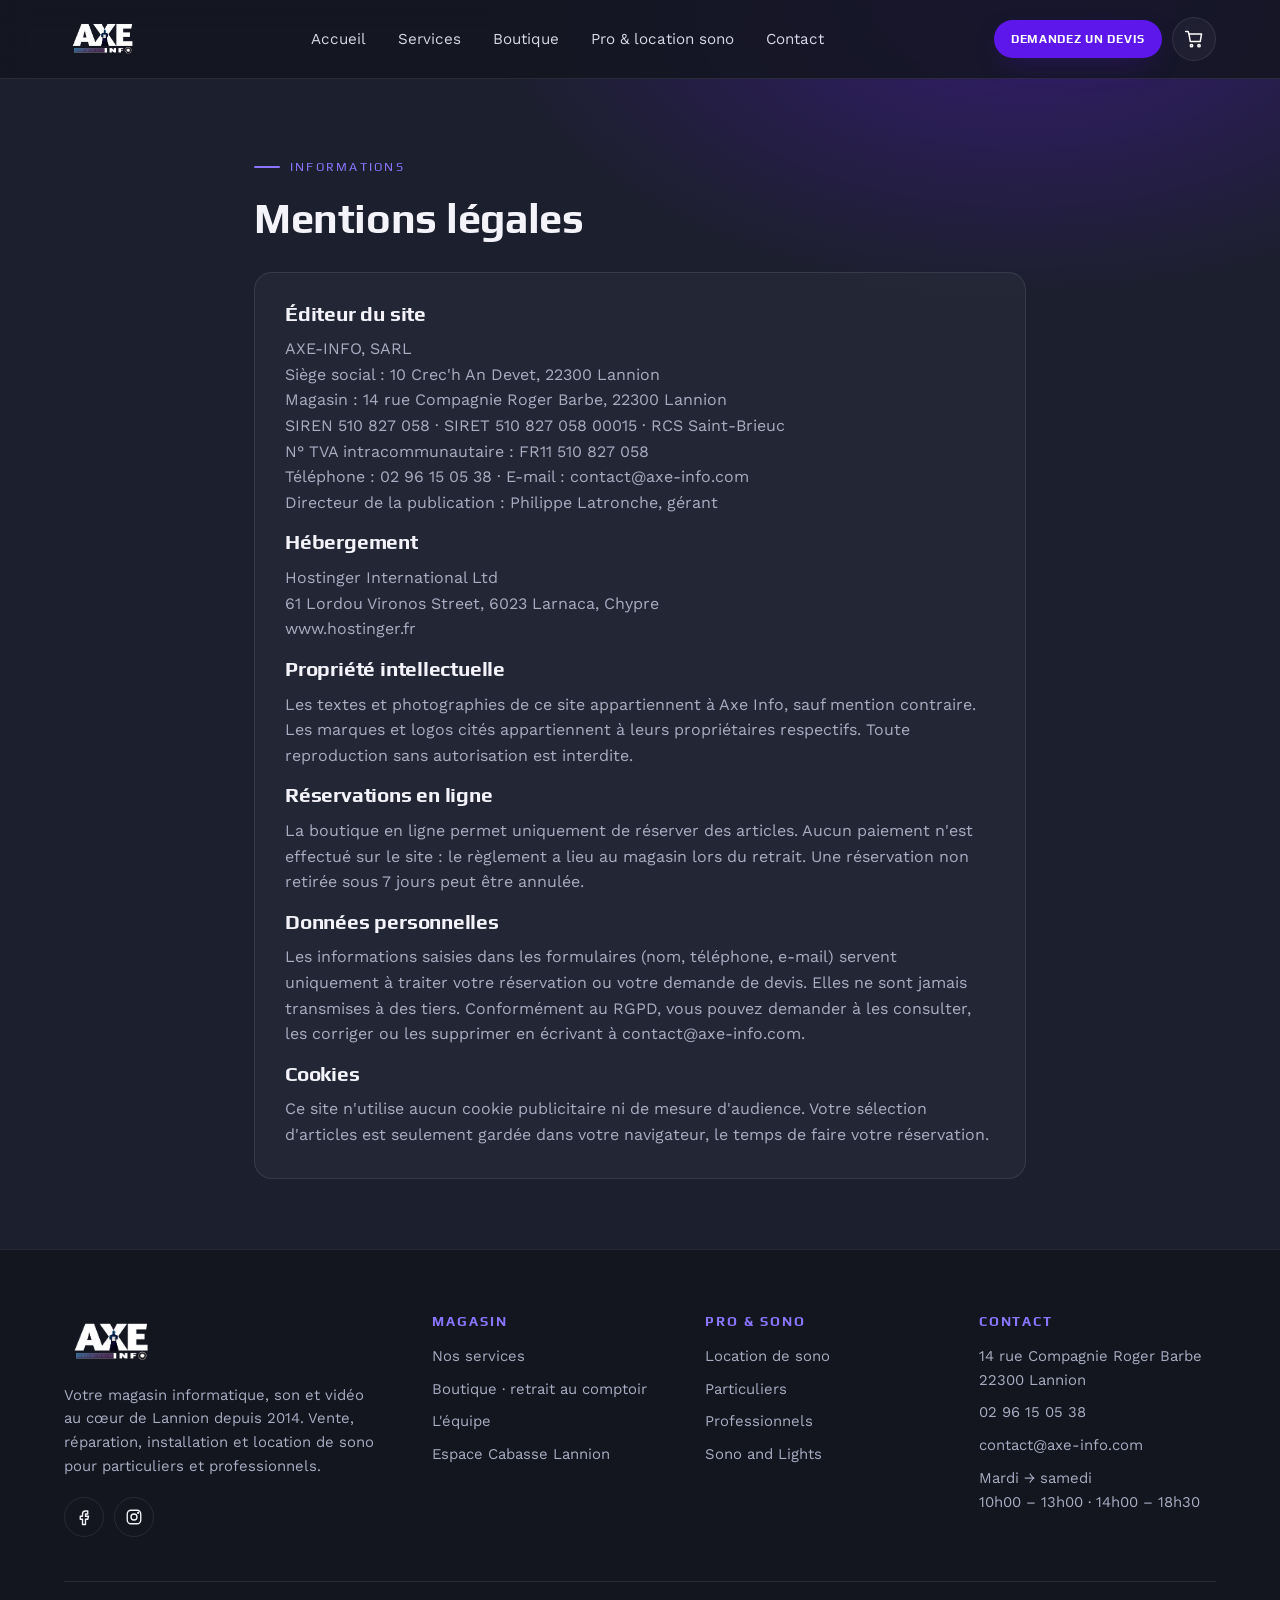
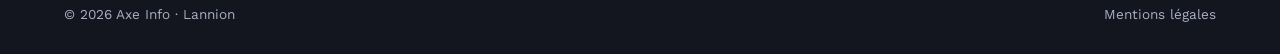
<file: mentions-legales.html>
<!doctype html>
<html lang="fr">
<head>
  <meta charset="utf-8">
  <meta name="viewport" content="width=device-width, initial-scale=1">
  <title>Mentions légales · Axe Info</title>
  <meta name="robots" content="noindex">
  <link rel="icon" href="images/logo.png">
  <link href="https://fonts.googleapis.com/css2?family=Play:wght@400;700&family=Work+Sans:wght@300;400;500;600&display=swap" rel="stylesheet">
  <link rel="stylesheet" href="assets/style.css?v=20261125">
</head>
<body data-page="legal">
<header id="site-header" data-solid></header>
<main>
  <section class="page-hero">
    <div class="container" style="max-width:820px">
      <span class="eyebrow">Informations</span>
      <h1 style="font-size:2.6rem">Mentions légales</h1>
      <div class="card" style="padding:30px;margin-top:30px">
        <h3>Éditeur du site</h3>
        <p class="muted">AXE-INFO, SARL<br>Siège social : 10 Crec'h An Devet, 22300 Lannion<br>Magasin : 14 rue Compagnie Roger Barbe, 22300 Lannion<br>SIREN 510 827 058 · SIRET 510 827 058 00015 · RCS Saint-Brieuc<br>N° TVA intracommunautaire : FR11 510 827 058<br>Téléphone : 02 96 15 05 38 · E-mail : contact@axe-info.com<br>Directeur de la publication : Philippe Latronche, gérant</p>
        <h3>Hébergement</h3>
        <p class="muted">Hostinger International Ltd<br>61 Lordou Vironos Street, 6023 Larnaca, Chypre<br><a href="https://www.hostinger.fr" target="_blank" rel="noopener">www.hostinger.fr</a></p>
        <h3>Propriété intellectuelle</h3>
        <p class="muted">Les textes et photographies de ce site appartiennent à Axe Info, sauf mention contraire. Les marques et logos cités appartiennent à leurs propriétaires respectifs. Toute reproduction sans autorisation est interdite.</p>
        <h3>Réservations en ligne</h3>
        <p class="muted">La boutique en ligne permet uniquement de réserver des articles. Aucun paiement n'est effectué sur le site : le règlement a lieu au magasin lors du retrait. Une réservation non retirée sous 7 jours peut être annulée.</p>
        <h3>Données personnelles</h3>
        <p class="muted">Les informations saisies dans les formulaires (nom, téléphone, e-mail) servent uniquement à traiter votre réservation ou votre demande de devis. Elles ne sont jamais transmises à des tiers. Conformément au RGPD, vous pouvez demander à les consulter, les corriger ou les supprimer en écrivant à contact@axe-info.com.</p>
        <h3>Cookies</h3>
        <p class="muted" style="margin:0">Ce site n'utilise aucun cookie publicitaire ni de mesure d'audience. Votre sélection d'articles est seulement gardée dans votre navigateur, le temps de faire votre réservation.</p>
      </div>
    </div>
  </section>
</main>
<footer id="site-footer"></footer>
<script src="assets/site.js?v=20261125"></script>
</body>
</html>
</file>
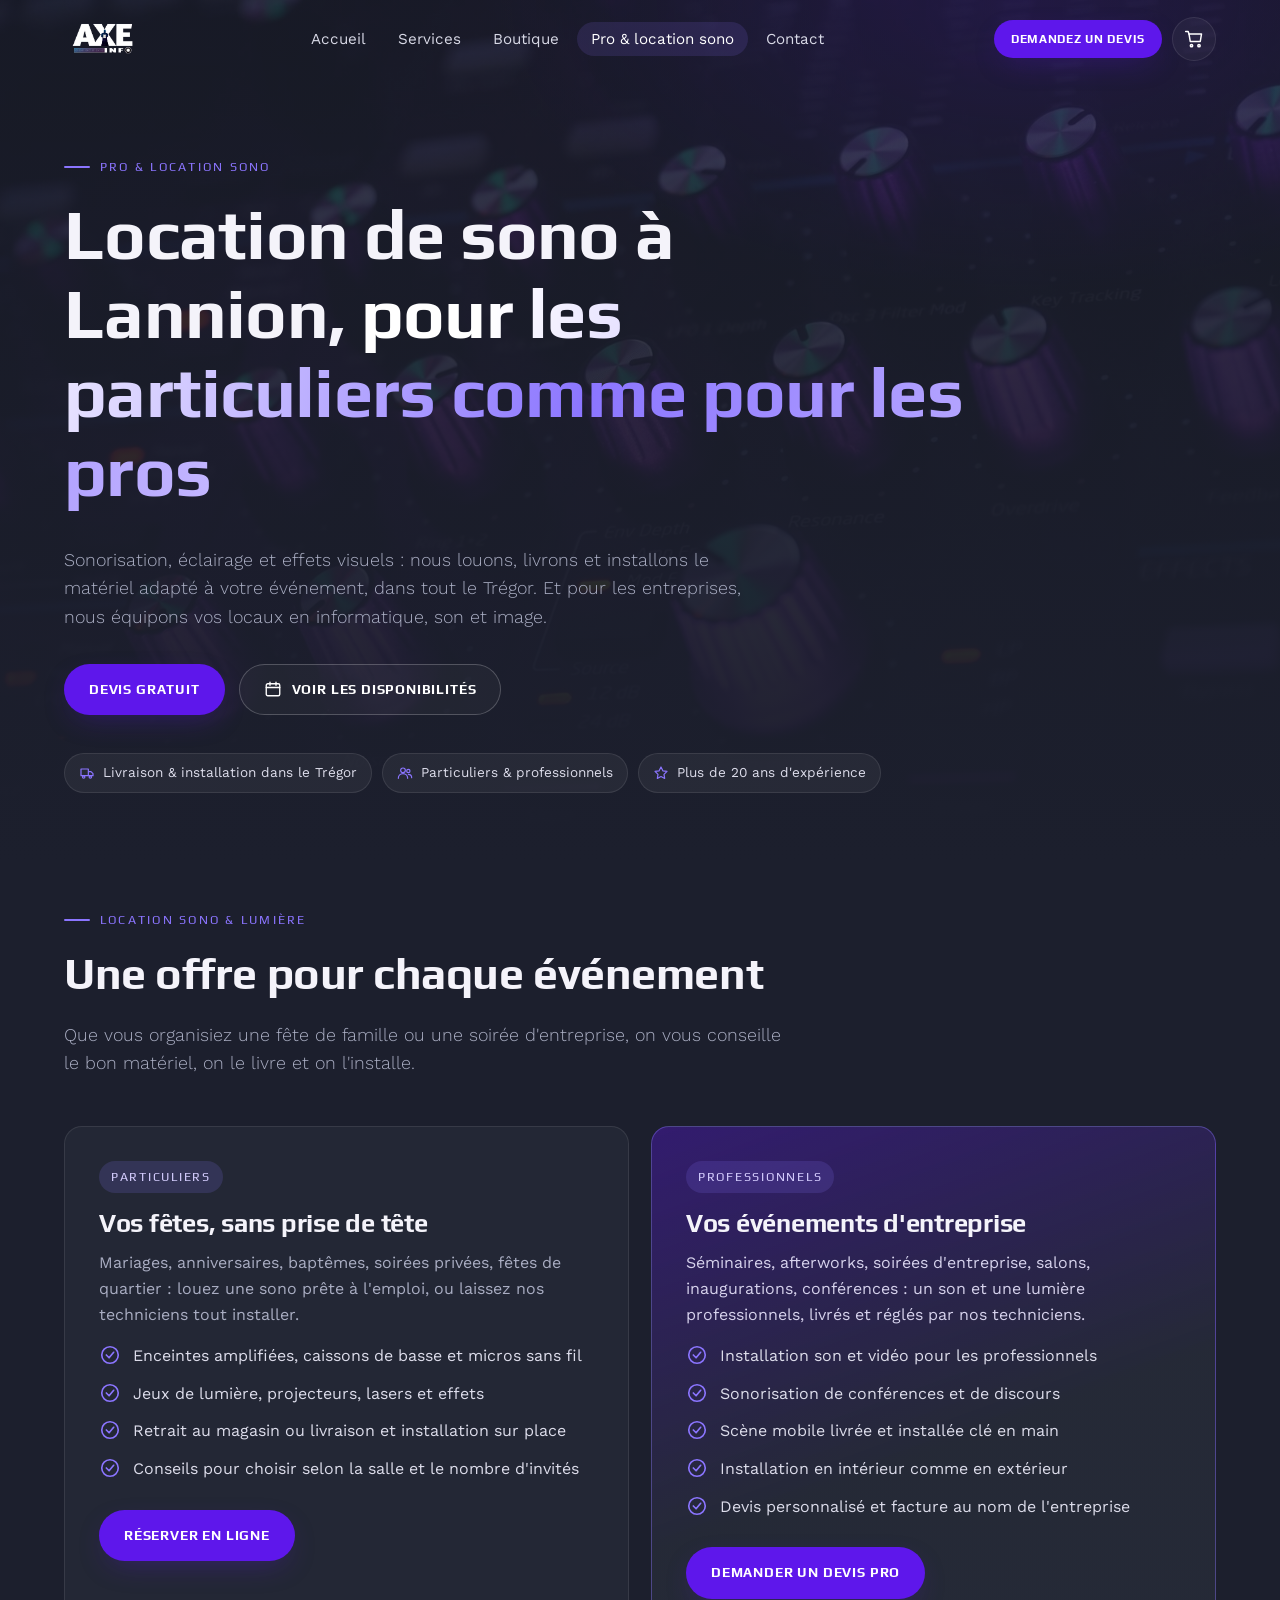
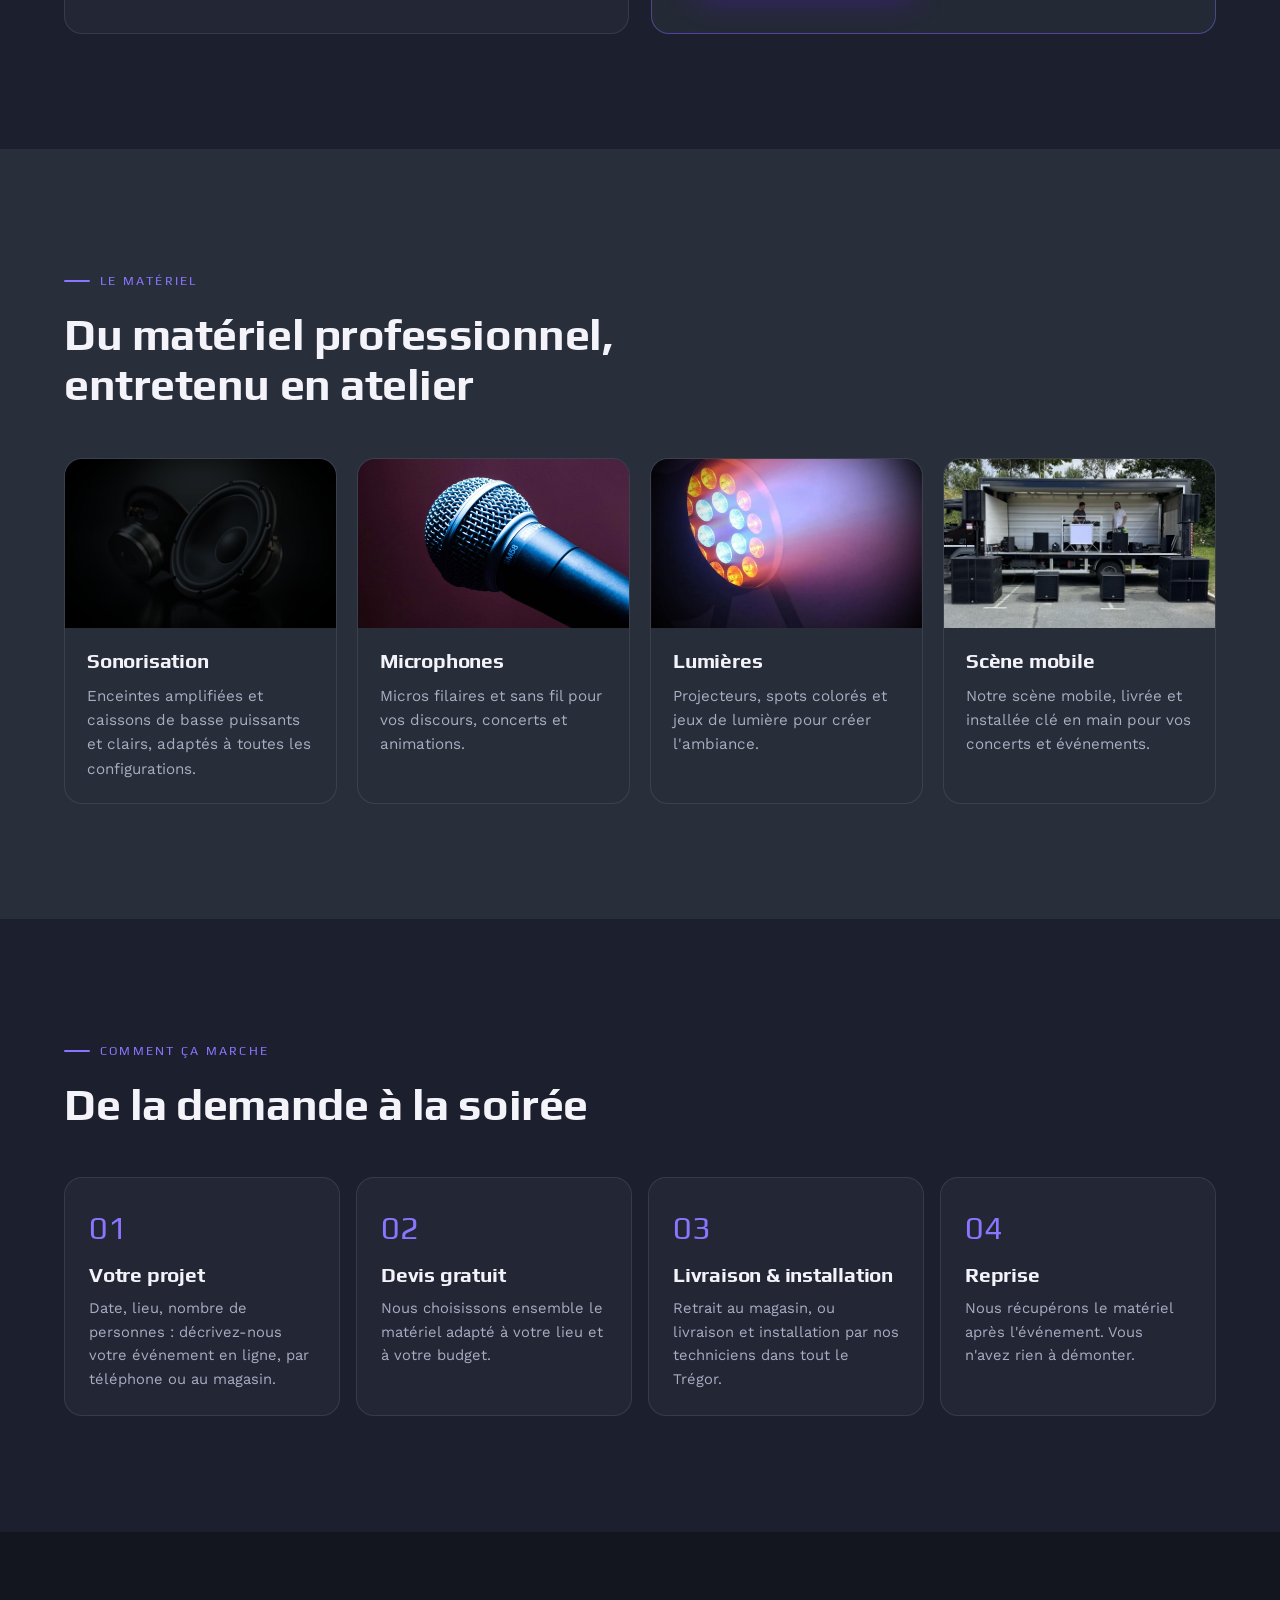
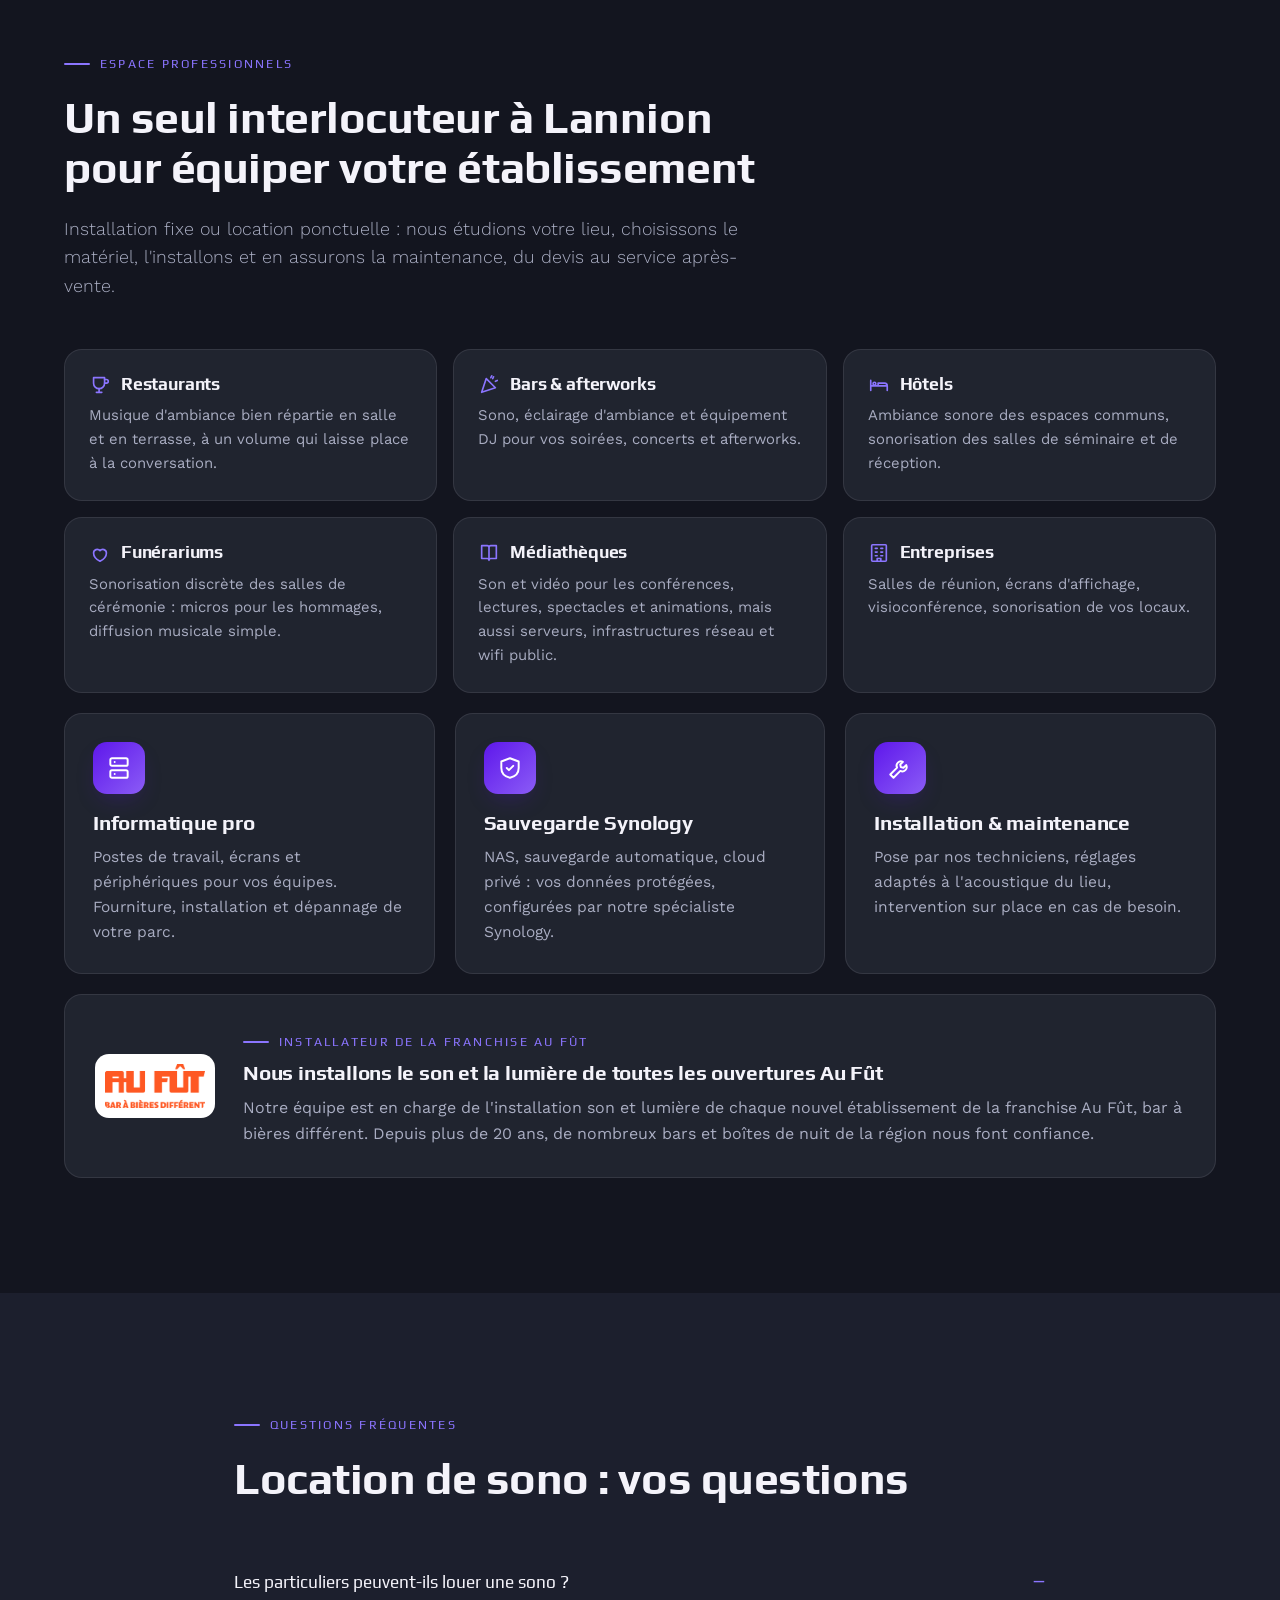
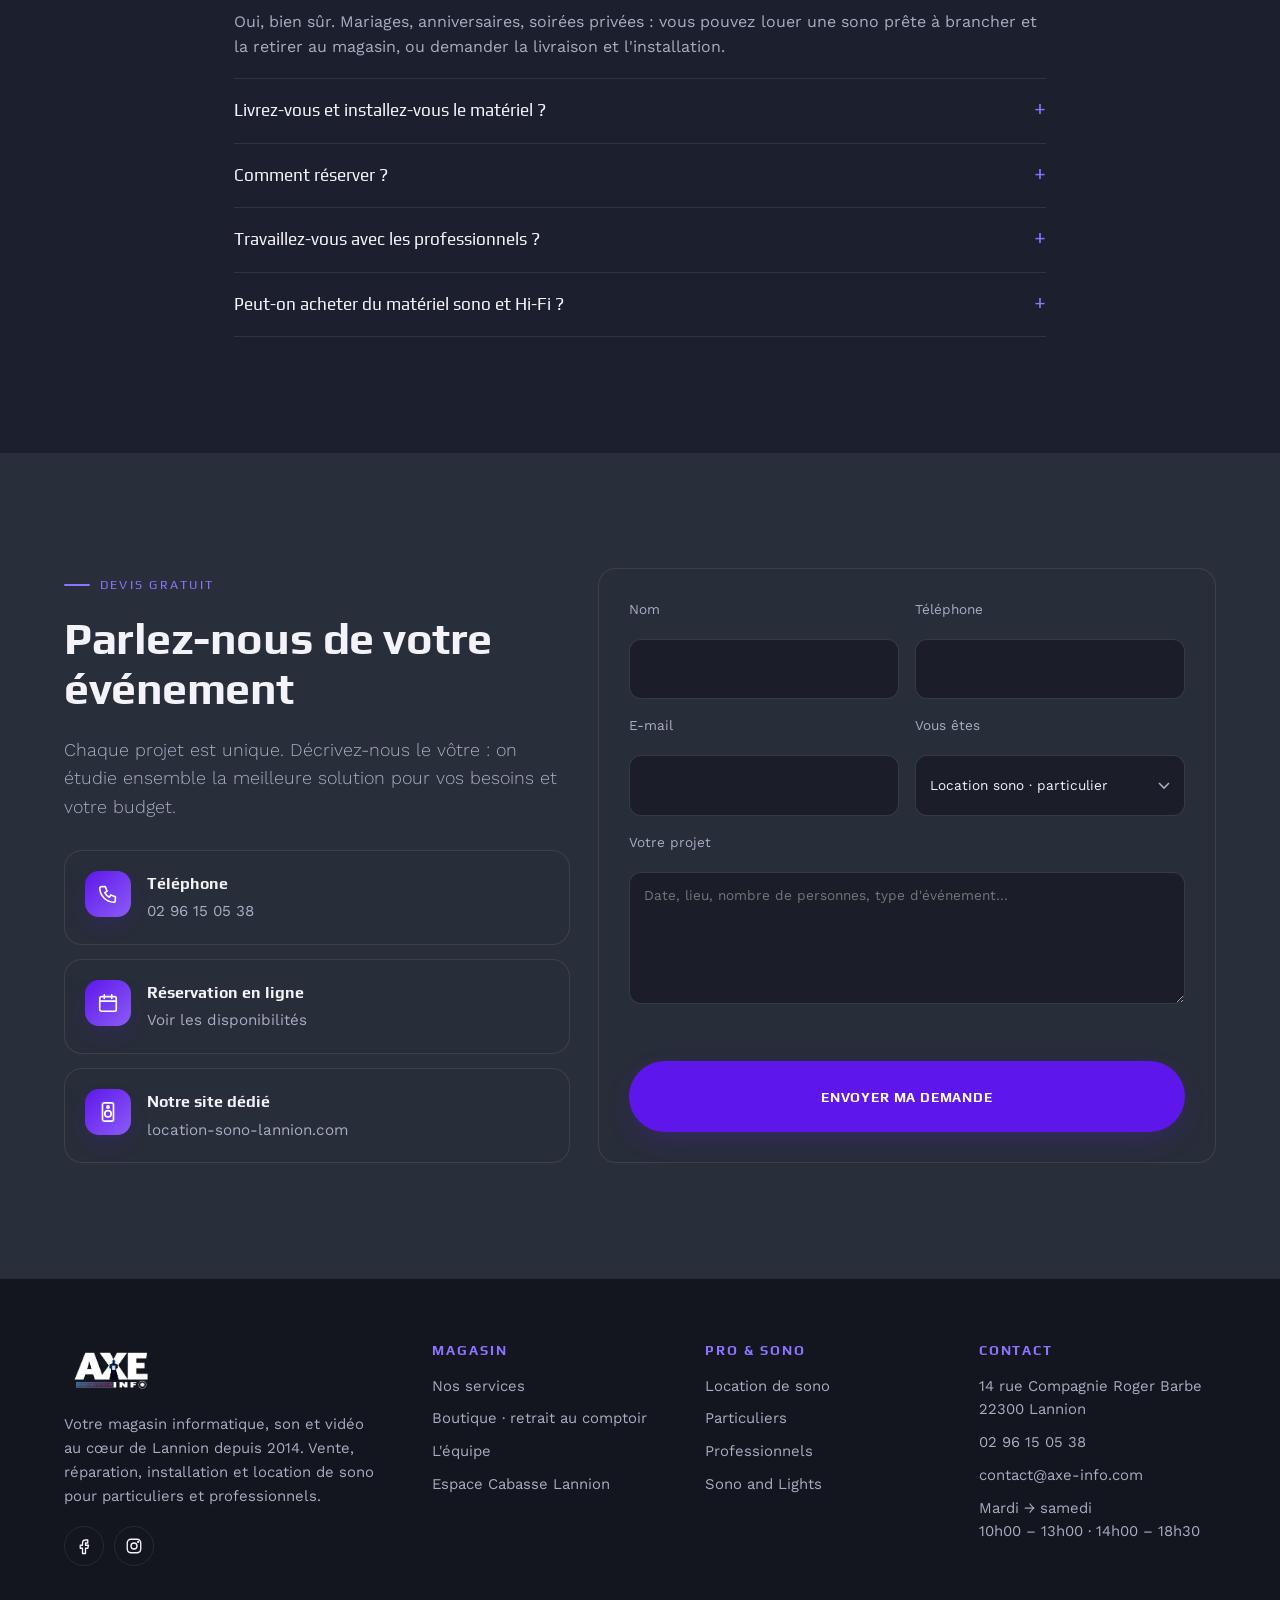
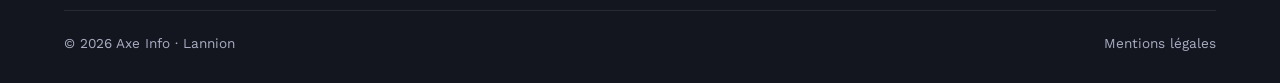
<file: pro.html>
<!doctype html>
<html lang="fr">
<head>
  <meta charset="utf-8">
  <meta name="viewport" content="width=device-width, initial-scale=1">
  <link rel="canonical" href="https://axe-info.fr/pro.html">
  <title>Location de sono à Lannion pour particuliers et professionnels · Axe Info</title>
  <meta name="description" content="Location de sono et de lumière à Lannion pour particuliers (mariages, anniversaires, soirées) et professionnels (bars, restaurants, hôtels, séminaires). Livraison et installation dans tout le Trégor. Solutions informatiques et Hi-Fi pour les pros.">
  <link rel="icon" href="images/logo.png">
  <link rel="preconnect" href="https://fonts.googleapis.com">
  <link rel="preconnect" href="https://fonts.gstatic.com" crossorigin>
  <link href="https://fonts.googleapis.com/css2?family=Play:wght@400;700&family=Work+Sans:wght@300;400;500;600&display=swap" rel="stylesheet">
  <link rel="stylesheet" href="assets/style.css?v=20261125">
  <script type="application/ld+json">
  {"@context":"https://schema.org","@type":"FAQPage","mainEntity":[
    {"@type":"Question","name":"Les particuliers peuvent-ils louer une sono chez Axe Info ?","acceptedAnswer":{"@type":"Answer","text":"Oui. Nous louons sono, micros et lumières aux particuliers pour les mariages, anniversaires et soirées privées, avec livraison et installation dans tout le Trégor."}},
    {"@type":"Question","name":"Livrez-vous et installez-vous le matériel ?","acceptedAnswer":{"@type":"Answer","text":"Oui. Nos techniciens livrent et installent le matériel sur le lieu de votre événement, en intérieur comme en extérieur, dans tout le Trégor."}},
    {"@type":"Question","name":"Travaillez-vous avec les professionnels ?","acceptedAnswer":{"@type":"Answer","text":"Oui. Nous équipons restaurants, bars, hôtels, funérariums, médiathèques et entreprises : location ponctuelle, installation fixe et maintenance."}}
  ]}
  </script>
</head>
<body data-page="pro">
<header id="site-header"></header>

<main>
  <section class="page-hero with-image">
    <div class="bg"><img src="images/hero-console.jpg" alt=""></div>
    <div class="container">
      <span class="eyebrow">Pro &amp; location sono</span>
      <h1 style="max-width:900px">Location de sono à Lannion, <span class="grad">pour les particuliers comme pour les pros</span></h1>
      <p class="lead" style="max-width:680px;margin:22px 0 32px">Sonorisation, éclairage et effets visuels : nous louons, livrons et installons le matériel adapté à votre événement, dans tout le Trégor. Et pour les entreprises, nous équipons vos locaux en informatique, son et image.</p>
      <div class="hero-cta">
        <a href="#devis" class="btn btn-primary">Devis gratuit</a>
        <a href="https://sonoetlights.lokki.rent/" target="_blank" rel="noopener" class="btn btn-ghost"><i data-icon="calendar"></i>Voir les disponibilités</a>
      </div>
      <div class="hero-badges">
        <span class="chip"><i data-icon="truck"></i>Livraison &amp; installation dans le Trégor</span>
        <span class="chip"><i data-icon="users"></i>Particuliers &amp; professionnels</span>
        <span class="chip"><i data-icon="star"></i>Plus de 20 ans d'expérience</span>
      </div>
    </div>
  </section>

  <!-- POUR QUI -->
  <section id="location" style="padding-top:40px">
    <div class="container">
      <div class="section-head reveal">
        <span class="eyebrow">Location sono &amp; lumière</span>
        <h2>Une offre pour chaque événement</h2>
        <p class="lead">Que vous organisiez une fête de famille ou une soirée d'entreprise, on vous conseille le bon matériel, on le livre et on l'installe.</p>
      </div>
      <div class="audience">
        <article class="card reveal" id="particuliers">
          <span class="label">Particuliers</span>
          <h3 style="font-size:1.6rem">Vos fêtes, sans prise de tête</h3>
          <p class="muted">Mariages, anniversaires, baptêmes, soirées privées, fêtes de quartier : louez une sono prête à l'emploi, ou laissez nos techniciens tout installer.</p>
          <ul class="checks">
            <li><i data-icon="check"></i>Enceintes amplifiées, caissons de basse et micros sans fil</li>
            <li><i data-icon="check"></i>Jeux de lumière, projecteurs, lasers et effets</li>
            <li><i data-icon="check"></i>Retrait au magasin ou livraison et installation sur place</li>
            <li><i data-icon="check"></i>Conseils pour choisir selon la salle et le nombre d'invités</li>
          </ul>
          <a href="https://sonoetlights.lokki.rent/" target="_blank" rel="noopener" class="btn btn-primary">Réserver en ligne</a>
        </article>
        <article class="card featured reveal" id="pros-location">
          <span class="label">Professionnels</span>
          <h3 style="font-size:1.6rem">Vos événements d'entreprise</h3>
          <p class="muted" style="color:#d6d2ec">Séminaires, afterworks, soirées d'entreprise, salons, inaugurations, conférences : un son et une lumière professionnels, livrés et réglés par nos techniciens.</p>
          <ul class="checks">
            <li><i data-icon="check"></i>Installation son et vidéo pour les professionnels</li>
            <li><i data-icon="check"></i>Sonorisation de conférences et de discours</li>
            <li><i data-icon="check"></i>Scène mobile livrée et installée clé en main</li>
            <li><i data-icon="check"></i>Installation en intérieur comme en extérieur</li>
            <li><i data-icon="check"></i>Devis personnalisé et facture au nom de l'entreprise</li>
          </ul>
          <a href="#devis" class="btn btn-primary">Demander un devis pro</a>
        </article>
      </div>
    </div>
  </section>

  <!-- MATERIEL -->
  <section class="band">
    <div class="container">
      <div class="section-head reveal">
        <span class="eyebrow">Le matériel</span>
        <h2>Du matériel professionnel, entretenu en atelier</h2>
      </div>
      <div class="grid-4">
        <article class="card gear reveal"><img src="images/enceinte.jpg" alt="Enceinte de sonorisation" loading="lazy"><div class="body"><h3>Sonorisation</h3><p>Enceintes amplifiées et caissons de basse puissants et clairs, adaptés à toutes les configurations.</p></div></article>
        <article class="card gear reveal"><img src="images/micro.jpg" alt="Microphone professionnel" loading="lazy"><div class="body"><h3>Microphones</h3><p>Micros filaires et sans fil pour vos discours, concerts et animations.</p></div></article>
        <article class="card gear reveal"><img src="images/projecteur.jpg" alt="Projecteur de lumière" loading="lazy"><div class="body"><h3>Lumières</h3><p>Projecteurs, spots colorés et jeux de lumière pour créer l'ambiance.</p></div></article>
        <article class="card gear reveal"><img src="images/scene-mobile.jpg" alt="Scène mobile" loading="lazy"><div class="body"><h3>Scène mobile</h3><p>Notre scène mobile, livrée et installée clé en main pour vos concerts et événements.</p></div></article>
      </div>
    </div>
  </section>

  <!-- COMMENT CA MARCHE -->
  <section>
    <div class="container">
      <div class="section-head reveal">
        <span class="eyebrow">Comment ça marche</span>
        <h2>De la demande à la soirée</h2>
      </div>
      <div class="steps">
        <div class="card reveal"><h3>Votre projet</h3><p>Date, lieu, nombre de personnes : décrivez-nous votre événement en ligne, par téléphone ou au magasin.</p></div>
        <div class="card reveal"><h3>Devis gratuit</h3><p>Nous choisissons ensemble le matériel adapté à votre lieu et à votre budget.</p></div>
        <div class="card reveal"><h3>Livraison &amp; installation</h3><p>Retrait au magasin, ou livraison et installation par nos techniciens dans tout le Trégor.</p></div>
        <div class="card reveal"><h3>Reprise</h3><p>Nous récupérons le matériel après l'événement. Vous n'avez rien à démonter.</p></div>
      </div>
    </div>
  </section>

  <!-- PROFESSIONNELS -->
  <section id="professionnels" class="band-dark">
    <div class="container">
      <div class="section-head reveal">
        <span class="eyebrow">Espace professionnels</span>
        <h2>Un seul interlocuteur à Lannion pour équiper votre établissement</h2>
        <p class="lead">Installation fixe ou location ponctuelle : nous étudions votre lieu, choisissons le matériel, l'installons et en assurons la maintenance, du devis au service après-vente.</p>
      </div>
      <div class="pro-list">
        <div class="card pro-item reveal"><h3><i data-icon="cup"></i>Restaurants</h3><p>Musique d'ambiance bien répartie en salle et en terrasse, à un volume qui laisse place à la conversation.</p></div>
        <div class="card pro-item reveal"><h3><i data-icon="party"></i>Bars &amp; afterworks</h3><p>Sono, éclairage d'ambiance et équipement DJ pour vos soirées, concerts et afterworks.</p></div>
        <div class="card pro-item reveal"><h3><i data-icon="bed"></i>Hôtels</h3><p>Ambiance sonore des espaces communs, sonorisation des salles de séminaire et de réception.</p></div>
        <div class="card pro-item reveal"><h3><i data-icon="dove"></i>Funérariums</h3><p>Sonorisation discrète des salles de cérémonie : micros pour les hommages, diffusion musicale simple.</p></div>
        <div class="card pro-item reveal"><h3><i data-icon="book"></i>Médiathèques</h3><p>Son et vidéo pour les conférences, lectures, spectacles et animations, mais aussi serveurs, infrastructures réseau et wifi public.</p></div>
        <div class="card pro-item reveal"><h3><i data-icon="building"></i>Entreprises</h3><p>Salles de réunion, écrans d'affichage, visioconférence, sonorisation de vos locaux.</p></div>
      </div>

      <div class="grid-3" style="margin-top:20px">
        <div class="card feature reveal"><div class="icon-box"><i data-icon="server"></i></div><h3>Informatique pro</h3><p>Postes de travail, écrans et périphériques pour vos équipes. Fourniture, installation et dépannage de votre parc.</p></div>
        <div class="card feature reveal"><div class="icon-box"><i data-icon="shield"></i></div><h3>Sauvegarde Synology</h3><p>NAS, sauvegarde automatique, cloud privé : vos données protégées, configurées par notre spécialiste Synology.</p></div>
        <div class="card feature reveal"><div class="icon-box"><i data-icon="wrench"></i></div><h3>Installation &amp; maintenance</h3><p>Pose par nos techniciens, réglages adaptés à l'acoustique du lieu, intervention sur place en cas de besoin.</p></div>
      </div>

      <div class="card partner reveal" style="margin-top:20px">
        <img src="images/logo-au-fut.webp" alt="Logo Au Fût" loading="lazy">
        <div>
          <span class="eyebrow" style="margin-bottom:10px">Installateur de la franchise Au Fût</span>
          <h3>Nous installons le son et la lumière de toutes les ouvertures Au Fût</h3>
          <p class="muted" style="margin:0">Notre équipe est en charge de l'installation son et lumière de chaque nouvel établissement de la franchise Au Fût, bar à bières différent. Depuis plus de 20 ans, de nombreux bars et boîtes de nuit de la région nous font confiance.</p>
        </div>
      </div>
    </div>
  </section>

  <!-- FAQ -->
  <section>
    <div class="container" style="max-width:860px">
      <div class="section-head reveal">
        <span class="eyebrow">Questions fréquentes</span>
        <h2>Location de sono : vos questions</h2>
      </div>
      <div class="faq reveal">
        <details open><summary>Les particuliers peuvent-ils louer une sono ?</summary><p>Oui, bien sûr. Mariages, anniversaires, soirées privées : vous pouvez louer une sono prête à brancher et la retirer au magasin, ou demander la livraison et l'installation.</p></details>
        <details><summary>Livrez-vous et installez-vous le matériel ?</summary><p>Oui. Nos techniciens livrent et installent le matériel sur le lieu de votre événement, en intérieur comme en extérieur, dans tout le Trégor.</p></details>
        <details><summary>Comment réserver ?</summary><p>Consultez les disponibilités et réservez en ligne sur notre outil de réservation, demandez un devis via le formulaire ci-dessous, ou appelez-nous au 02 96 15 05 38.</p></details>
        <details><summary>Travaillez-vous avec les professionnels ?</summary><p>Oui. Nous équipons restaurants, bars, hôtels, funérariums, médiathèques et entreprises : étude du lieu, installation fixe ou location, puis maintenance.</p></details>
        <details><summary>Peut-on acheter du matériel sono et Hi-Fi ?</summary><p>Oui, dans notre magasin de Lannion, où vous pouvez écouter avant d'acheter dans notre auditorium. Nous sommes représentant exclusif Cabasse dans le Trégor.</p></details>
      </div>
    </div>
  </section>

  <!-- DEVIS -->
  <section class="band" id="devis-section">
    <div class="container contact-grid">
      <div class="reveal">
        <span class="eyebrow">Devis gratuit</span>
        <h2>Parlez-nous de votre événement</h2>
        <p class="lead">Chaque projet est unique. Décrivez-nous le vôtre : on étudie ensemble la meilleure solution pour vos besoins et votre budget.</p>
        <div class="info-list" style="margin-top:28px">
          <div class="card info"><div class="icon-box"><i data-icon="phone"></i></div><div><strong>Téléphone</strong><a href="tel:+33296150538">02 96 15 05 38</a></div></div>
          <div class="card info"><div class="icon-box"><i data-icon="calendar"></i></div><div><strong>Réservation en ligne</strong><a href="https://sonoetlights.lokki.rent/" target="_blank" rel="noopener">Voir les disponibilités</a></div></div>
          <div class="card info"><div class="icon-box"><i data-icon="speaker"></i></div><div><strong>Notre site dédié</strong><a href="https://www.location-sono-lannion.com/" target="_blank" rel="noopener">location-sono-lannion.com</a></div></div>
        </div>
      </div>
      <form class="card form reveal" id="devis" novalidate>
        <div class="form-row">
          <label class="field">Nom<input class="input" name="name" required autocomplete="name"></label>
          <label class="field">Téléphone<input class="input" name="phone" type="tel" autocomplete="tel"></label>
        </div>
        <div class="form-row">
          <label class="field">E-mail<input class="input" name="email" type="email" required autocomplete="email"></label>
          <label class="field">Vous êtes
            <select class="input" name="subject">
              <option>Location sono · particulier</option><option>Location sono · professionnel</option><option>Installation fixe (pro)</option><option>Informatique pro</option><option>Autre</option>
            </select>
          </label>
        </div>
        <label class="field">Votre projet<textarea class="input" name="message" required placeholder="Date, lieu, nombre de personnes, type d'événement…"></textarea></label>
        <input type="text" name="website" tabindex="-1" autocomplete="off" style="position:absolute;left:-9999px" aria-hidden="true">
        <div id="devis-msg"></div>
        <button class="btn btn-primary" type="submit">Envoyer ma demande</button>
      </form>
    </div>
  </section>
</main>

<footer id="site-footer"></footer>
<script src="assets/site.js?v=20261125"></script>
<script src="assets/contact.js?v=20261125"></script>
</body>
</html>
</file>
<file: assets/style.css>
/* Axe Info — feuille de style commune
   Direction artistique reprise du site d'origine : bleu nuit + violet, polices Play / Work Sans */
:root {
  --night-900: #13151f;
  --night-800: #1c1f2d;   /* fond principal du site d'origine */
  --night-700: #292e3b;   /* fond secondaire du site d'origine */
  --night-600: #353b4c;
  --violet: #5e17eb;      /* violet d'origine (boutons) */
  --violet-soft: #8b75ff; /* violet clair d'origine (titres) */
  --violet-glow: rgba(94, 23, 235, .35);
  --text: #f4f3fa;
  --muted: #a9adc2;
  --line: rgba(255, 255, 255, .09);
  --card: rgba(41, 46, 59, .62);
  --ok: #3ccf8e;
  --warn: #ffb547;
  --danger: #ff5c7a;
  --radius: 18px;
  --radius-sm: 10px;
  --shadow: 0 20px 50px -20px rgba(0, 0, 0, .6);
  --maxw: 1200px;
  --font-title: "Play", system-ui, sans-serif;
  --font-body: "Work Sans", system-ui, sans-serif;
}

*, *::before, *::after { box-sizing: border-box; }
[hidden] { display: none !important; }
html { scroll-behavior: smooth; scroll-padding-top: 90px; }
body {
  margin: 0;
  font-family: var(--font-body);
  font-weight: 400;
  color: var(--text);
  background: var(--night-800);
  line-height: 1.6;
  -webkit-font-smoothing: antialiased;
  overflow-x: hidden;
}
img { max-width: 100%; display: block; }
a { color: inherit; text-decoration: none; }
h1, h2, h3, h4 { font-family: var(--font-title); font-weight: 700; line-height: 1.12; margin: 0 0 .5em; letter-spacing: -.01em; }
h1 { font-size: clamp(2.3rem, 5.6vw, 4.4rem); }
h2 { font-size: clamp(1.8rem, 3.6vw, 2.8rem); }
h3 { font-size: 1.3rem; }
p { margin: 0 0 1em; }
.muted { color: var(--muted); }
.grad { background: linear-gradient(100deg, #fff 10%, var(--violet-soft) 60%, #c3b6ff); -webkit-background-clip: text; background-clip: text; color: transparent; }

.container { width: 100%; max-width: var(--maxw); margin: 0 auto; padding: 0 24px; }
section { padding: clamp(64px, 9vw, 120px) 0; position: relative; }
.eyebrow {
  display: inline-flex; align-items: center; gap: 10px;
  font-family: var(--font-title); text-transform: uppercase; letter-spacing: .18em;
  font-size: .78rem; color: var(--violet-soft); margin-bottom: 18px;
}
.eyebrow::before { content: ""; width: 26px; height: 2px; background: var(--violet-soft); border-radius: 2px; }
.section-head { max-width: 720px; margin-bottom: 48px; }
.section-head.center { margin-inline: auto; text-align: center; }
.section-head.center .eyebrow::after { content: ""; width: 26px; height: 2px; background: var(--violet-soft); border-radius: 2px; }
.lead { font-size: 1.12rem; color: var(--muted); font-weight: 300; }

/* ---------- Boutons ---------- */
.btn {
  display: inline-flex; align-items: center; justify-content: center; gap: 10px;
  font-family: var(--font-title); font-weight: 700; letter-spacing: .06em; text-transform: uppercase; font-size: .85rem;
  padding: 14px 24px; border-radius: 999px; border: 1px solid transparent; cursor: pointer;
  transition: transform .2s, box-shadow .2s, background .2s, border-color .2s;
  white-space: nowrap;
}
.btn-primary { background: var(--violet); color: #fff; box-shadow: 0 10px 30px -10px var(--violet-glow); }
.btn-primary:hover { transform: translateY(-2px); box-shadow: 0 16px 36px -10px rgba(94, 23, 235, .6); background: #6c2bf0; }
.btn-ghost { border-color: rgba(255, 255, 255, .22); color: #fff; background: rgba(255, 255, 255, .03); }
.btn-ghost:hover { border-color: var(--violet-soft); background: rgba(139, 117, 255, .08); }
.btn-sm { padding: 9px 16px; font-size: .74rem; }
.btn:disabled { opacity: .45; cursor: not-allowed; transform: none; }
.btn svg { width: 18px; height: 18px; }

/* ---------- En-tête ---------- */
.site-header {
  position: fixed; inset: 0 0 auto 0; z-index: 50;
  transition: background .3s, border-color .3s, backdrop-filter .3s;
  border-bottom: 1px solid transparent;
}
.site-header.scrolled, .site-header.solid { background: rgba(19, 21, 31, .82); backdrop-filter: blur(14px); -webkit-backdrop-filter: blur(14px); border-color: var(--line); }
.nav { display: flex; align-items: center; justify-content: space-between; height: 78px; gap: 20px; }
.logo img { height: 46px; width: auto; }
.nav-links { display: flex; gap: 4px; align-items: center; list-style: none; margin: 0; padding: 0; }
.nav-links a {
  font-size: .95rem; padding: 8px 14px; border-radius: 999px; color: #d8d9e6; transition: color .2s, background .2s;
}
.nav-links a:hover, .nav-links a.active { color: #fff; background: rgba(139, 117, 255, .14); }
.nav-actions { display: flex; align-items: center; gap: 10px; }
.cart-btn {
  position: relative; width: 44px; height: 44px; border-radius: 50%;
  display: grid; place-items: center; border: 1px solid var(--line); background: rgba(255, 255, 255, .04); cursor: pointer; color: #fff;
}
.cart-btn svg { width: 20px; height: 20px; }
.cart-count {
  position: absolute; top: -4px; right: -4px; min-width: 20px; height: 20px; padding: 0 5px; border-radius: 10px;
  background: var(--violet); font-size: .7rem; font-weight: 600; display: grid; place-items: center;
}
.cart-count[data-n="0"] { display: none; }
.burger { display: none; width: 44px; height: 44px; border-radius: 12px; border: 1px solid var(--line); background: transparent; color: #fff; cursor: pointer; }
.burger svg { width: 22px; height: 22px; }

@media (max-width: 980px) {
  .burger { display: grid; place-items: center; }
  .nav-links {
    position: fixed; top: 78px; left: 0; right: 0; flex-direction: column; align-items: stretch; gap: 0;
    background: rgba(19, 21, 31, .97); backdrop-filter: blur(14px); padding: 12px 16px 24px; border-bottom: 1px solid var(--line);
    transform: translateY(-120%); transition: transform .3s; z-index: -1;
  }
  .nav-links.open { transform: none; }
  .nav-links a { display: block; padding: 14px 12px; border-radius: 10px; }
  .nav-actions .btn-devis { display: none; }
}

/* ---------- Hero ---------- */
.hero {
  min-height: 100svh; display: flex; align-items: center; padding: 130px 0 80px; overflow: hidden;
  background:
    radial-gradient(900px 600px at 85% 20%, rgba(94, 23, 235, .38), transparent 60%),
    radial-gradient(700px 500px at 0% 100%, rgba(139, 117, 255, .18), transparent 60%),
    var(--night-800);
}
.hero::after {
  content: ""; position: absolute; inset: 0; pointer-events: none; opacity: .35;
  background-image: linear-gradient(var(--line) 1px, transparent 1px), linear-gradient(90deg, var(--line) 1px, transparent 1px);
  background-size: 64px 64px;
  mask-image: radial-gradient(ellipse at 60% 40%, #000 20%, transparent 70%);
  -webkit-mask-image: radial-gradient(ellipse at 60% 40%, #000 20%, transparent 70%);
}
.hero-grid { display: grid; grid-template-columns: 1.1fr .9fr; gap: 56px; align-items: center; position: relative; z-index: 1; }
.hero p.lead { max-width: 560px; margin: 22px 0 34px; }
.hero-cta { display: flex; flex-wrap: wrap; gap: 14px; }
.hero-badges { display: flex; flex-wrap: wrap; gap: 10px; margin-top: 38px; }
.chip {
  display: inline-flex; align-items: center; gap: 8px; padding: 8px 14px; border-radius: 999px;
  background: rgba(255, 255, 255, .05); border: 1px solid var(--line); font-size: .85rem; color: #dcdcea;
}
.chip svg { width: 16px; height: 16px; color: var(--violet-soft); }
.hero-visual { position: relative; }
.hero-visual .photo {
  border-radius: 28px; overflow: hidden; aspect-ratio: 4/3.4; box-shadow: var(--shadow);
  border: 1px solid var(--line); transform: rotate(1.5deg);
}
.hero-visual .photo img { width: 100%; height: 100%; object-fit: cover; }
.hero-visual .floating {
  position: absolute; left: -36px; bottom: 34px; background: rgba(28, 31, 45, .88); backdrop-filter: blur(12px);
  border: 1px solid var(--line); border-radius: 16px; padding: 16px 18px; display: flex; gap: 14px; align-items: center; box-shadow: var(--shadow);
}
.floating .dot { width: 44px; height: 44px; border-radius: 12px; display: grid; place-items: center; background: var(--violet); }
.floating .dot svg { width: 22px; height: 22px; }
.floating strong { display: block; font-family: var(--font-title); }
.floating span { font-size: .82rem; color: var(--muted); }
@media (max-width: 900px) {
  .hero-grid { grid-template-columns: 1fr; }
  .hero-visual .floating { left: 12px; bottom: -22px; }
}

/* Hero de page interne */
.page-hero { padding: 150px 0 70px; background: radial-gradient(900px 500px at 80% 0%, rgba(94, 23, 235, .35), transparent 60%), var(--night-800); }
.page-hero.with-image { position: relative; overflow: hidden; }
.page-hero.with-image .bg { position: absolute; inset: 0; z-index: 0; }
.page-hero.with-image .bg img { width: 100%; height: 100%; object-fit: cover; opacity: .28; }
.page-hero.with-image .bg::after { content: ""; position: absolute; inset: 0; background: linear-gradient(180deg, rgba(28, 31, 45, .4), var(--night-800)); }
.page-hero .container { position: relative; z-index: 1; }

/* ---------- Cartes ---------- */
.card {
  background: var(--card); border: 1px solid var(--line); border-radius: var(--radius);
  transition: transform .25s, border-color .25s, background .25s;
}
.card:hover { border-color: rgba(139, 117, 255, .4); }
.icon-box { width: 52px; height: 52px; border-radius: 14px; display: grid; place-items: center; background: linear-gradient(135deg, var(--violet), #8b5cf6); margin-bottom: 18px; box-shadow: 0 10px 24px -10px var(--violet-glow); }
.icon-box svg { width: 26px; height: 26px; color: #fff; }

/* Bento services */
.bento { display: grid; grid-template-columns: repeat(6, 1fr); gap: 18px; }
.bento .tile { position: relative; overflow: hidden; border-radius: var(--radius); min-height: 280px; border: 1px solid var(--line); display: flex; align-items: flex-end; isolation: isolate; }
.bento .tile img { position: absolute; inset: 0; width: 100%; height: 100%; object-fit: cover; z-index: -2; transition: transform .6s; }
.bento .tile::before { content: ""; position: absolute; inset: 0; z-index: -1; background: linear-gradient(180deg, rgba(19, 21, 31, .05) 20%, rgba(19, 21, 31, .94) 92%); }
.bento .tile:hover img { transform: scale(1.06); }
.bento .tile .body { padding: 26px; }
.bento .tile p { color: #cfd0dd; font-size: .95rem; margin-bottom: 14px; }
.bento .w3 { grid-column: span 3; }
.bento .w2 { grid-column: span 2; }
.bento .w4 { grid-column: span 4; }
.tags { display: flex; flex-wrap: wrap; gap: 6px; }
.tag { font-size: .72rem; text-transform: uppercase; letter-spacing: .08em; padding: 5px 10px; border-radius: 999px; background: rgba(139, 117, 255, .16); color: #d6ceff; border: 1px solid rgba(139, 117, 255, .25); }
.tile .more svg { width: 16px; height: 16px; }
.tile .more { display: inline-flex; align-items: center; gap: 6px; margin-top: 14px; font-family: var(--font-title); color: var(--violet-soft); font-size: .85rem; text-transform: uppercase; letter-spacing: .08em; }
@media (max-width: 900px) { .bento .w3, .bento .w2, .bento .w4 { grid-column: span 6; } .bento .tile { min-height: 240px; } }

/* Grilles génériques */
.grid-3 { display: grid; grid-template-columns: repeat(3, 1fr); gap: 20px; }
.grid-2 { display: grid; grid-template-columns: repeat(2, 1fr); gap: 20px; }
.grid-4 { display: grid; grid-template-columns: repeat(4, 1fr); gap: 20px; }
@media (max-width: 900px) { .grid-3, .grid-4 { grid-template-columns: 1fr 1fr; } }
@media (max-width: 620px) { .grid-3, .grid-2, .grid-4 { grid-template-columns: 1fr; } }
.feature { padding: 28px; }
.feature p { color: var(--muted); margin: 0; font-size: .97rem; }

/* Split image/texte */
.split { display: grid; grid-template-columns: 1fr 1fr; gap: 64px; align-items: center; }
.split .media { border-radius: 24px; overflow: hidden; border: 1px solid var(--line); box-shadow: var(--shadow); aspect-ratio: 4/3; }
.split .media img { width: 100%; height: 100%; object-fit: cover; }
.split .media.duo { aspect-ratio: auto; display: grid; gap: 12px; border: 0; box-shadow: none; border-radius: 0; overflow: visible; }
.split .media.duo img { aspect-ratio: 4/3; height: auto; border-radius: 24px; border: 1px solid var(--line); box-shadow: var(--shadow); }
@media (max-width: 900px) { .split { grid-template-columns: 1fr; gap: 36px; } }
.checks { list-style: none; padding: 0; margin: 0 0 28px; display: grid; gap: 12px; }
.checks li { display: flex; gap: 12px; align-items: flex-start; color: #dcdcea; }
.checks li svg { flex: none; width: 22px; height: 22px; color: var(--violet-soft); margin-top: 1px; }

.stats { display: grid; grid-template-columns: repeat(3, 1fr); gap: 16px; margin: 28px 0 32px; }
.stat strong { display: block; font-family: var(--font-title); font-size: 2rem; color: #fff; }
.stat span { font-size: .85rem; color: var(--muted); }

/* Bande alternée */
.band { background: var(--night-700); }
.band-dark { background: var(--night-900); }

/* Marques */
.brands { display: flex; flex-wrap: wrap; justify-content: center; gap: 12px; }
.brand {
  padding: 14px 22px; border-radius: 14px; border: 1px solid var(--line); background: rgba(255, 255, 255, .03);
  font-family: var(--font-title); font-weight: 700; letter-spacing: .04em; color: #cfd1e2; font-size: 1.05rem;
}
.brand.star { border-color: rgba(139, 117, 255, .5); background: rgba(94, 23, 235, .16); color: #fff; }

/* Équipe */
.team { display: grid; grid-template-columns: repeat(2, minmax(0, 1fr)); gap: 24px; max-width: 900px; margin: 0 auto; }
.member { overflow: hidden; display: grid; grid-template-columns: 150px 1fr; }
.member img { width: 100%; height: 100%; object-fit: cover; min-height: 190px; }
.member .body { padding: 24px; }
.member .role { color: var(--violet-soft); font-size: .88rem; margin-bottom: 10px; display: block; }
.member p { color: var(--muted); font-size: .93rem; margin: 0; }
@media (max-width: 760px) { .team { grid-template-columns: 1fr; } .member { grid-template-columns: 120px 1fr; } }

/* Témoignage */
.quote { max-width: 820px; margin: 0 auto; text-align: center; }
.quote blockquote { font-family: var(--font-title); font-size: clamp(1.3rem, 2.6vw, 1.9rem); margin: 0 0 18px; line-height: 1.35; }
.stars { color: #ffc94d; letter-spacing: 4px; margin-bottom: 18px; }

/* Contact */
.contact-grid { display: grid; grid-template-columns: .9fr 1.1fr; gap: 28px; }
.info-list { display: grid; gap: 14px; }
.info { display: flex; gap: 16px; padding: 20px; align-items: flex-start; }
.info .icon-box { margin: 0; width: 46px; height: 46px; flex: none; }
.info .icon-box svg { width: 22px; height: 22px; }
.info strong { display: block; font-family: var(--font-title); margin-bottom: 2px; }
.info span, .info a { color: var(--muted); font-size: .95rem; }
.info a:hover { color: #fff; }
@media (max-width: 900px) { .contact-grid { grid-template-columns: 1fr; } }

/* Formulaires */
.form { padding: 30px; display: grid; gap: 16px; }
.form-row { display: grid; grid-template-columns: 1fr 1fr; gap: 16px; }
@media (max-width: 620px) { .form-row { grid-template-columns: 1fr; } }
label.field { display: grid; gap: 6px; font-size: .85rem; color: var(--muted); }
.input, input.input, textarea.input, select.input {
  width: 100%; font: inherit; color: var(--text); background: rgba(19, 21, 31, .6);
  border: 1px solid rgba(255, 255, 255, .12); border-radius: 12px; padding: 12px 14px; outline: none; transition: border-color .2s, box-shadow .2s;
}
.input:focus { border-color: var(--violet-soft); box-shadow: 0 0 0 4px rgba(139, 117, 255, .16); }
textarea.input { min-height: 120px; resize: vertical; }
select.input { appearance: none; background-image: url("data:image/svg+xml,%3Csvg xmlns='http://www.w3.org/2000/svg' width='12' height='8' fill='none'%3E%3Cpath d='M1 1l5 5 5-5' stroke='%23a9adc2' stroke-width='1.6'/%3E%3C/svg%3E"); background-repeat: no-repeat; background-position: right 14px center; padding-right: 36px; }
.form-note { font-size: .82rem; color: var(--muted); }
.alert { padding: 14px 16px; border-radius: 12px; font-size: .92rem; }
.alert-ok { background: rgba(60, 207, 142, .12); border: 1px solid rgba(60, 207, 142, .35); color: #b9f5d9; }
.alert-err { background: rgba(255, 92, 122, .12); border: 1px solid rgba(255, 92, 122, .35); color: #ffc6d1; }

/* CTA band */
.cta-band {
  border-radius: 28px; padding: clamp(36px, 6vw, 64px); position: relative; overflow: hidden;
  background: linear-gradient(120deg, var(--violet) 0%, #3b0fa8 55%, #22164f 100%);
  display: flex; justify-content: space-between; align-items: center; gap: 30px; flex-wrap: wrap;
}
.cta-band::after { content: ""; position: absolute; right: -80px; top: -80px; width: 320px; height: 320px; border-radius: 50%; border: 50px solid rgba(255, 255, 255, .07); }
.cta-band h2 { margin: 0 0 8px; }
.cta-band p { margin: 0; color: #e2dbff; }
.cta-band .btn-ghost { border-color: rgba(255, 255, 255, .5); }
.cta-band .btn-white { background: #fff; color: var(--violet); }
.cta-band > * { position: relative; z-index: 1; }

/* Pied de page */
.site-footer { background: var(--night-900); border-top: 1px solid var(--line); padding: 64px 0 28px; font-size: .93rem; }
.footer-grid { display: grid; grid-template-columns: 1.4fr 1fr 1fr 1fr; gap: 36px; margin-bottom: 44px; }
.site-footer h4 { font-size: .85rem; text-transform: uppercase; letter-spacing: .14em; color: var(--violet-soft); margin-bottom: 16px; }
.site-footer ul { list-style: none; margin: 0; padding: 0; display: grid; gap: 9px; color: var(--muted); }
.site-footer a:hover { color: #fff; }
.footer-bottom { border-top: 1px solid var(--line); padding-top: 22px; display: flex; justify-content: space-between; flex-wrap: wrap; gap: 12px; color: var(--muted); font-size: .85rem; }
.socials { display: flex; gap: 10px; margin-top: 18px; }
.socials a { width: 40px; height: 40px; border-radius: 50%; border: 1px solid var(--line); display: grid; place-items: center; }
.socials a:hover { background: var(--violet); border-color: var(--violet); }
.socials svg { width: 18px; height: 18px; }
@media (max-width: 900px) { .footer-grid { grid-template-columns: 1fr 1fr; } }
@media (max-width: 560px) { .footer-grid { grid-template-columns: 1fr; } }

/* ---------- Boutique ---------- */
.pickup-banner {
  display: flex; gap: 16px; align-items: center; padding: 18px 22px; border-radius: 16px; margin-top: 28px;
  background: rgba(94, 23, 235, .14); border: 1px solid rgba(139, 117, 255, .35); max-width: 760px;
}
.pickup-banner svg { width: 30px; height: 30px; color: var(--violet-soft); flex: none; }
.pickup-banner p { margin: 0; font-size: .95rem; color: #e1dcff; }
.shop-steps { display: grid; grid-template-columns: repeat(3, 1fr); gap: 14px; margin-top: 26px; max-width: 900px; }
.shop-step { display: flex; gap: 12px; align-items: center; padding: 14px 16px; border-radius: 14px; background: rgba(255,255,255,.04); border: 1px solid var(--line); font-size: .9rem; color: #dcdcea; }
.shop-step b { width: 30px; height: 30px; border-radius: 50%; display: grid; place-items: center; background: var(--violet); font-family: var(--font-title); flex: none; }
@media (max-width: 760px) { .shop-steps { grid-template-columns: 1fr; } }

.shop-layout { display: grid; grid-template-columns: 240px 1fr; gap: 32px; align-items: start; }
.shop-layout > * { min-width: 0; }
@media (max-width: 620px) { .toolbar select { flex: 1; } }
.shop-side { position: sticky; top: 100px; display: grid; gap: 20px; }
.cat-list { display: grid; gap: 4px; }
.cat-list button {
  text-align: left; font: inherit; color: #d6d7e4; background: transparent; border: 0; border-radius: 10px; padding: 10px 12px;
  cursor: pointer; display: flex; justify-content: space-between; transition: background .2s, color .2s;
}
.cat-list button:hover { background: rgba(255, 255, 255, .05); }
.cat-list button.active { background: rgba(139, 117, 255, .18); color: #fff; }
.cat-list small { color: var(--muted); }
.side-title { font-family: var(--font-title); text-transform: uppercase; letter-spacing: .14em; font-size: .75rem; color: var(--violet-soft); margin-bottom: 8px; }
.toolbar { display: flex; gap: 12px; margin-bottom: 22px; flex-wrap: wrap; align-items: center; }
.toolbar .search { flex: 1; min-width: 200px; position: relative; }
.toolbar .search svg { position: absolute; left: 14px; top: 50%; transform: translateY(-50%); width: 18px; height: 18px; color: var(--muted); }
.toolbar .search input { padding-left: 42px; }
.toolbar select { width: auto; }
.result-count { color: var(--muted); font-size: .9rem; margin-bottom: 14px; }
.cat-pills { display: none; gap: 8px; overflow-x: auto; padding-bottom: 6px; margin-bottom: 14px; }
.cat-pills button { flex: none; font: inherit; font-size: .88rem; padding: 8px 14px; border-radius: 999px; border: 1px solid var(--line); background: rgba(255,255,255,.04); color: #dcdcea; cursor: pointer; }
.cat-pills button.active { background: var(--violet); border-color: var(--violet); color: #fff; }
@media (max-width: 900px) { .shop-layout { grid-template-columns: 1fr; } .shop-side { display: none; } .cat-pills { display: flex; } }

.products { display: grid; grid-template-columns: repeat(auto-fill, minmax(230px, 1fr)); gap: 18px; }
.product { overflow: hidden; display: flex; flex-direction: column; cursor: pointer; }
.product:hover { transform: translateY(-4px); }
.product .thumb { aspect-ratio: 1; background: #f4f4f8; position: relative; overflow: hidden; }
.product .thumb img { width: 100%; height: 100%; object-fit: contain; padding: 14px; transition: transform .4s; }
.product:hover .thumb img { transform: scale(1.05); }
.product .thumb.cover img { object-fit: cover; padding: 0; }
.product .noimg { width: 100%; height: 100%; display: grid; place-items: center; background: linear-gradient(135deg, var(--night-700), var(--night-600)); color: var(--muted); }
.product .noimg svg { width: 48px; height: 48px; opacity: .5; }
.badges { position: absolute; top: 10px; left: 10px; display: flex; gap: 6px; flex-wrap: wrap; }
.badge { font-size: .7rem; font-weight: 600; text-transform: uppercase; letter-spacing: .06em; padding: 4px 9px; border-radius: 999px; background: var(--night-800); color: #fff; }
.badge.promo { background: var(--danger); }
.badge.used { background: #0f766e; }
.badge.new { background: var(--violet); }
.product .body { padding: 16px; display: flex; flex-direction: column; gap: 6px; flex: 1; }
.product .brandname { font-size: .74rem; text-transform: uppercase; letter-spacing: .1em; color: var(--violet-soft); }
.product h3 { font-size: 1.02rem; margin: 0; font-family: var(--font-body); font-weight: 600; line-height: 1.35; }
.product .foot { margin-top: auto; padding-top: 10px; display: flex; justify-content: space-between; align-items: center; gap: 8px; }
.price { font-family: var(--font-title); font-size: 1.25rem; font-weight: 700; }
.price s { font-size: .85rem; color: var(--muted); font-weight: 400; margin-left: 6px; }
.stock { font-size: .78rem; display: inline-flex; align-items: center; gap: 6px; color: var(--muted); }
.stock::before { content: ""; width: 7px; height: 7px; border-radius: 50%; background: var(--ok); }
.stock.low::before { background: var(--warn); }
.stock.out::before { background: var(--danger); }
.add-btn { width: 40px; height: 40px; border-radius: 12px; border: 0; background: var(--violet); color: #fff; display: grid; place-items: center; cursor: pointer; flex: none; transition: transform .2s; }
.add-btn:hover { transform: scale(1.08); }
.add-btn:disabled { background: var(--night-600); cursor: not-allowed; transform: none; }
.add-btn svg { width: 20px; height: 20px; }
.empty { text-align: center; padding: 60px 20px; color: var(--muted); }

/* Tiroir panier + modale produit */
.overlay { position: fixed; inset: 0; background: rgba(8, 9, 15, .62); backdrop-filter: blur(4px); z-index: 80; opacity: 0; pointer-events: none; transition: opacity .25s; }
.overlay.open { opacity: 1; pointer-events: auto; }
.drawer {
  position: fixed; top: 0; right: 0; bottom: 0; width: min(440px, 100%); z-index: 90; background: var(--night-800);
  border-left: 1px solid var(--line); transform: translateX(100%); transition: transform .3s; display: flex; flex-direction: column;
}
.drawer.open { transform: none; }
.drawer header { display: flex; justify-content: space-between; align-items: center; padding: 22px 24px; border-bottom: 1px solid var(--line); }
.drawer header h3 { margin: 0; }
.icon-btn { width: 40px; height: 40px; border-radius: 50%; border: 1px solid var(--line); background: transparent; color: #fff; cursor: pointer; display: grid; place-items: center; }
.icon-btn svg { width: 18px; height: 18px; }
.drawer .content { flex: 1; overflow-y: auto; padding: 20px 24px; }
.drawer footer { padding: 20px 24px; border-top: 1px solid var(--line); display: grid; gap: 12px; }
.line-item { display: grid; grid-template-columns: 64px 1fr auto; gap: 14px; align-items: center; padding: 12px 0; border-bottom: 1px solid var(--line); }
.line-item img, .line-item .ph { width: 64px; height: 64px; border-radius: 12px; object-fit: contain; background: #f4f4f8; }
.line-item .ph { background: var(--night-600); }
.line-item .name { font-weight: 600; font-size: .93rem; line-height: 1.3; }
.line-item .unit { font-size: .82rem; color: var(--muted); }
.qty { display: inline-flex; align-items: center; border: 1px solid var(--line); border-radius: 999px; margin-top: 6px; }
.qty button { width: 28px; height: 28px; border: 0; background: transparent; color: #fff; cursor: pointer; font-size: 1rem; }
.qty span { min-width: 22px; text-align: center; font-size: .88rem; }
.line-item .remove { background: none; border: 0; color: var(--muted); cursor: pointer; font-size: .8rem; text-decoration: underline; }
.total-row { display: flex; justify-content: space-between; font-family: var(--font-title); font-size: 1.2rem; }
.pay-note { display: flex; gap: 10px; font-size: .85rem; color: #d6ceff; background: rgba(94, 23, 235, .14); border-radius: 12px; padding: 12px 14px; }
.pay-note svg { width: 20px; height: 20px; flex: none; color: var(--violet-soft); }

.modal {
  position: fixed; inset: 0; z-index: 95; display: grid; place-items: center; padding: 20px; pointer-events: none; opacity: 0; transition: opacity .25s;
}
.modal.open { opacity: 1; pointer-events: auto; }
.modal .panel {
  width: min(920px, 100%); max-height: calc(100svh - 40px); overflow-y: auto; background: var(--night-800); border: 1px solid var(--line);
  border-radius: 24px; position: relative; box-shadow: var(--shadow); transform: translateY(14px); transition: transform .25s;
}
.modal.open .panel { transform: none; }
.modal .close { position: absolute; top: 14px; right: 14px; z-index: 2; background: rgba(19,21,31,.7); }
.pdetail { display: grid; grid-template-columns: 1fr 1fr; }
.pdetail .img { background: #f4f4f8; min-height: 340px; display: grid; place-items: center; }
.pdetail .img img { max-height: 460px; object-fit: contain; padding: 24px; }
.pdetail .info-p { padding: 34px; display: flex; flex-direction: column; gap: 14px; }
.pdetail .desc { color: #cfd0dd; white-space: pre-line; font-size: .97rem; }
@media (max-width: 760px) { .pdetail { grid-template-columns: 1fr; } .pdetail .img { min-height: 240px; } }

.toast {
  position: fixed; left: 50%; bottom: 24px; transform: translate(-50%, 120px); z-index: 120; background: #fff; color: var(--night-800);
  padding: 12px 20px; border-radius: 999px; font-weight: 600; font-size: .92rem; box-shadow: var(--shadow); transition: transform .3s; display: flex; align-items: center; gap: 8px;
}
.toast.show { transform: translate(-50%, 0); }

/* ---------- Page Pro / Sono ---------- */
.audience { display: grid; grid-template-columns: 1fr 1fr; gap: 22px; }
.audience .card { padding: 34px; position: relative; overflow: hidden; }
.audience .card .label { display: inline-block; font-family: var(--font-title); font-size: .78rem; letter-spacing: .14em; text-transform: uppercase; padding: 6px 12px; border-radius: 999px; background: rgba(139,117,255,.16); color: #d6ceff; margin-bottom: 16px; }
.audience .card.featured { background: linear-gradient(160deg, rgba(94,23,235,.35), rgba(41,46,59,.7) 60%); border-color: rgba(139,117,255,.4); }
@media (max-width: 860px) { .audience { grid-template-columns: 1fr; } }
.gear { overflow: hidden; }
.gear img { aspect-ratio: 16/10; object-fit: cover; width: 100%; }
.gear .body { padding: 22px; }
.gear p { color: var(--muted); font-size: .95rem; margin: 0; }
.pro-list { display: grid; grid-template-columns: repeat(3, 1fr); gap: 16px; }
.pro-item { padding: 24px; }
.pro-item h3 { font-size: 1.1rem; display: flex; gap: 10px; align-items: center; }
.pro-item h3 svg { width: 22px; height: 22px; color: var(--violet-soft); }
.pro-item p { color: var(--muted); font-size: .93rem; margin: 0; }
@media (max-width: 900px) { .pro-list { grid-template-columns: 1fr 1fr; } }
@media (max-width: 600px) { .pro-list { grid-template-columns: 1fr; } }
.steps { counter-reset: s; display: grid; grid-template-columns: repeat(4, 1fr); gap: 16px; }
.steps .card { padding: 24px; }
.steps .card::before { counter-increment: s; content: "0" counter(s); font-family: var(--font-title); font-size: 2rem; color: var(--violet-soft); display: block; margin-bottom: 10px; }
.steps p { color: var(--muted); font-size: .92rem; margin: 0; }
@media (max-width: 900px) { .steps { grid-template-columns: 1fr 1fr; } }
@media (max-width: 560px) { .steps { grid-template-columns: 1fr; } }
.partner { display: flex; gap: 28px; align-items: center; padding: 30px; }
.partner img { width: 120px; height: auto; border-radius: 14px; background: #fff; padding: 10px; flex: none; }
@media (max-width: 620px) { .partner { flex-direction: column; align-items: flex-start; } }
.faq details { border-bottom: 1px solid var(--line); padding: 18px 0; }
.faq summary { cursor: pointer; font-family: var(--font-title); font-size: 1.08rem; list-style: none; display: flex; justify-content: space-between; gap: 20px; }
.faq summary::after { content: "+"; color: var(--violet-soft); font-size: 1.5rem; line-height: 1; }
.faq details[open] summary::after { content: "–"; }
.faq details p { color: var(--muted); margin: 12px 0 0; }

/* Révélation au défilement */
.reveal { opacity: 0; transform: translateY(24px); transition: opacity .7s ease, transform .7s ease; }
.reveal.in { opacity: 1; transform: none; }
@media (prefers-reduced-motion: reduce) { .reveal { opacity: 1; transform: none; transition: none; } html { scroll-behavior: auto; } }
</file>
